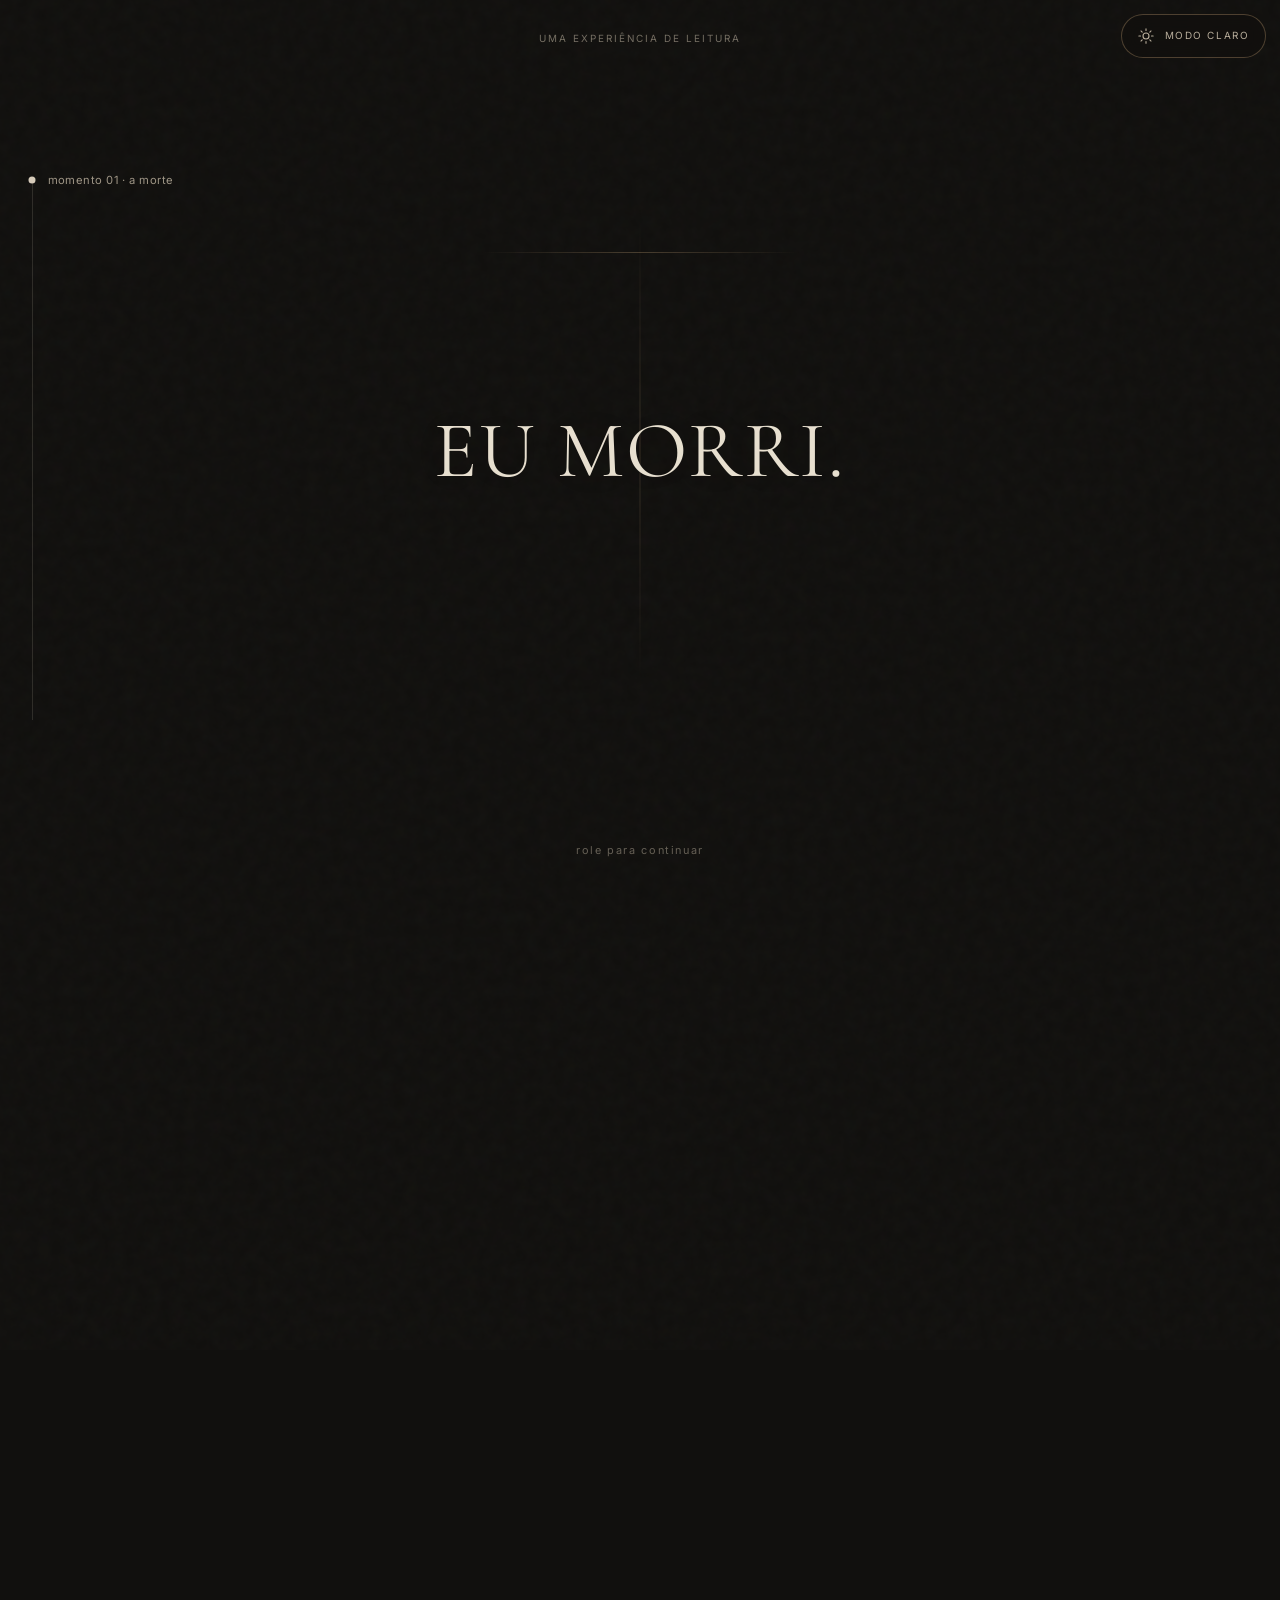
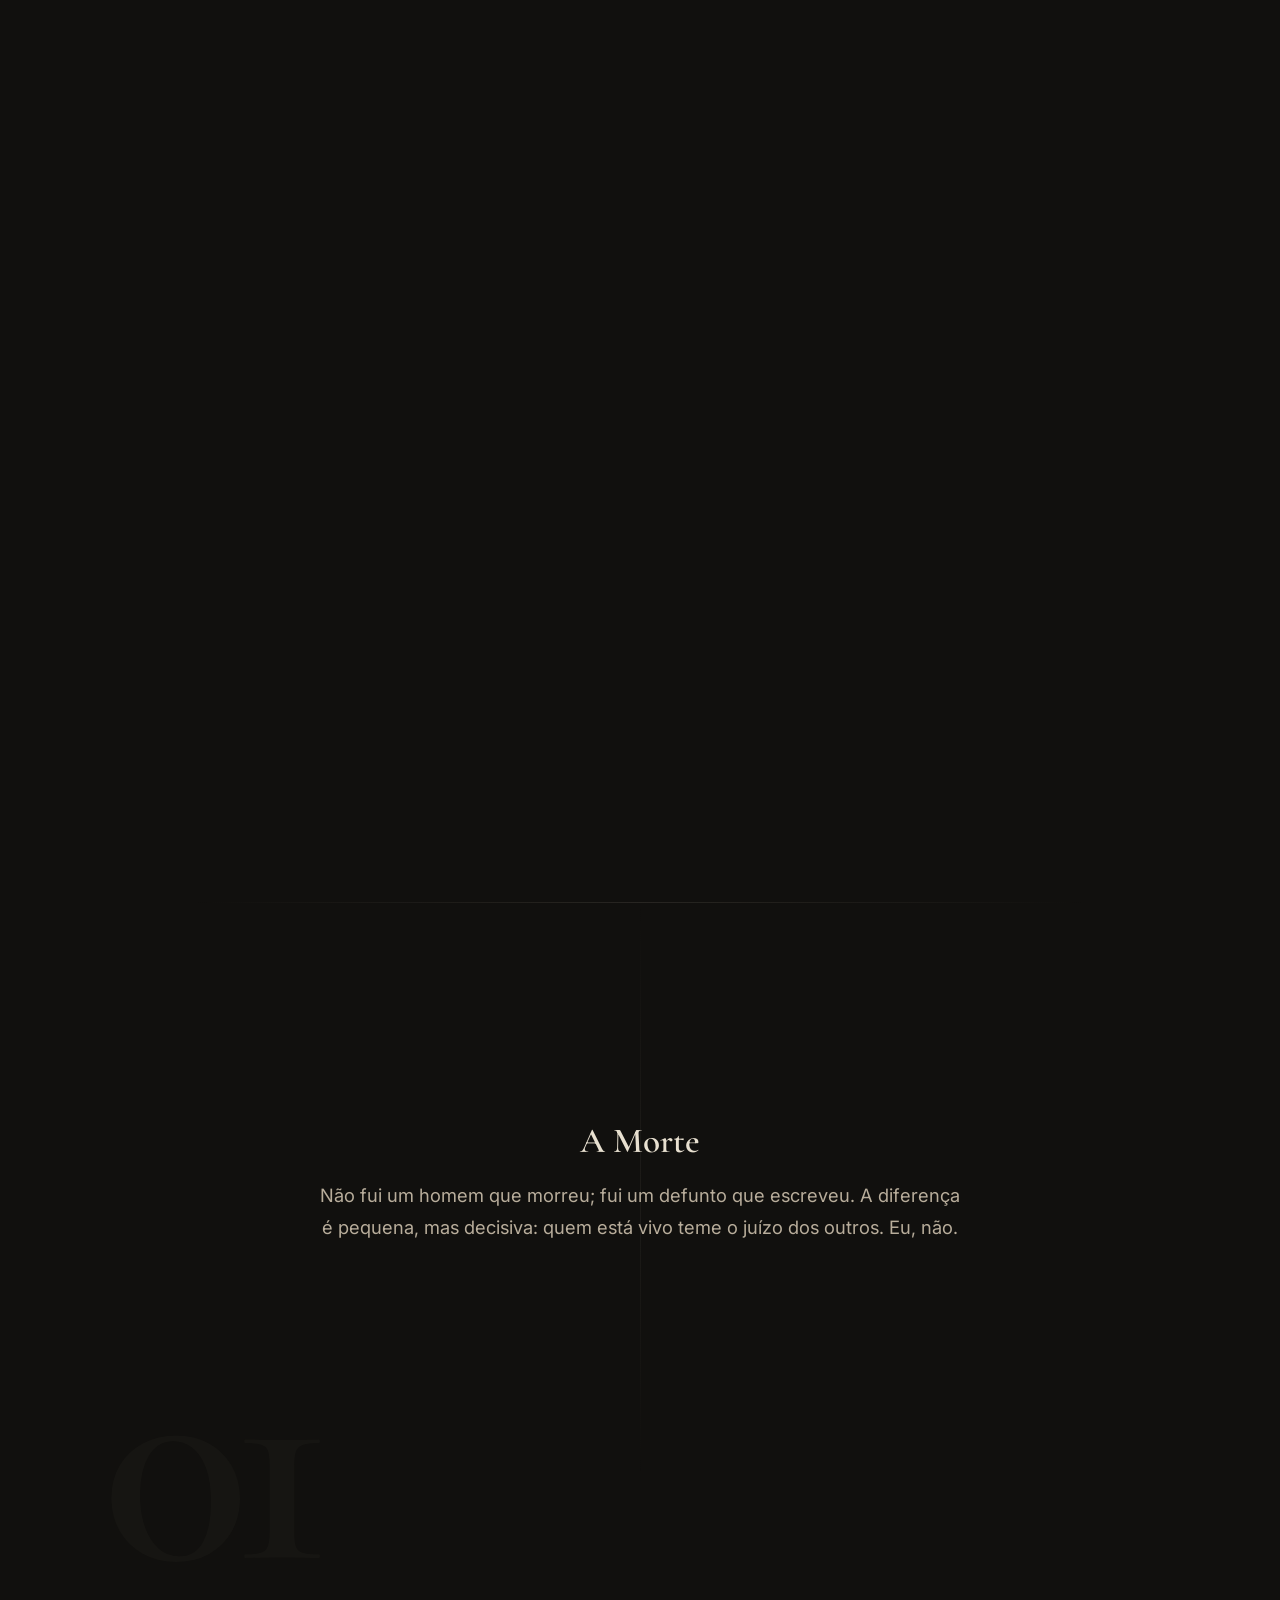
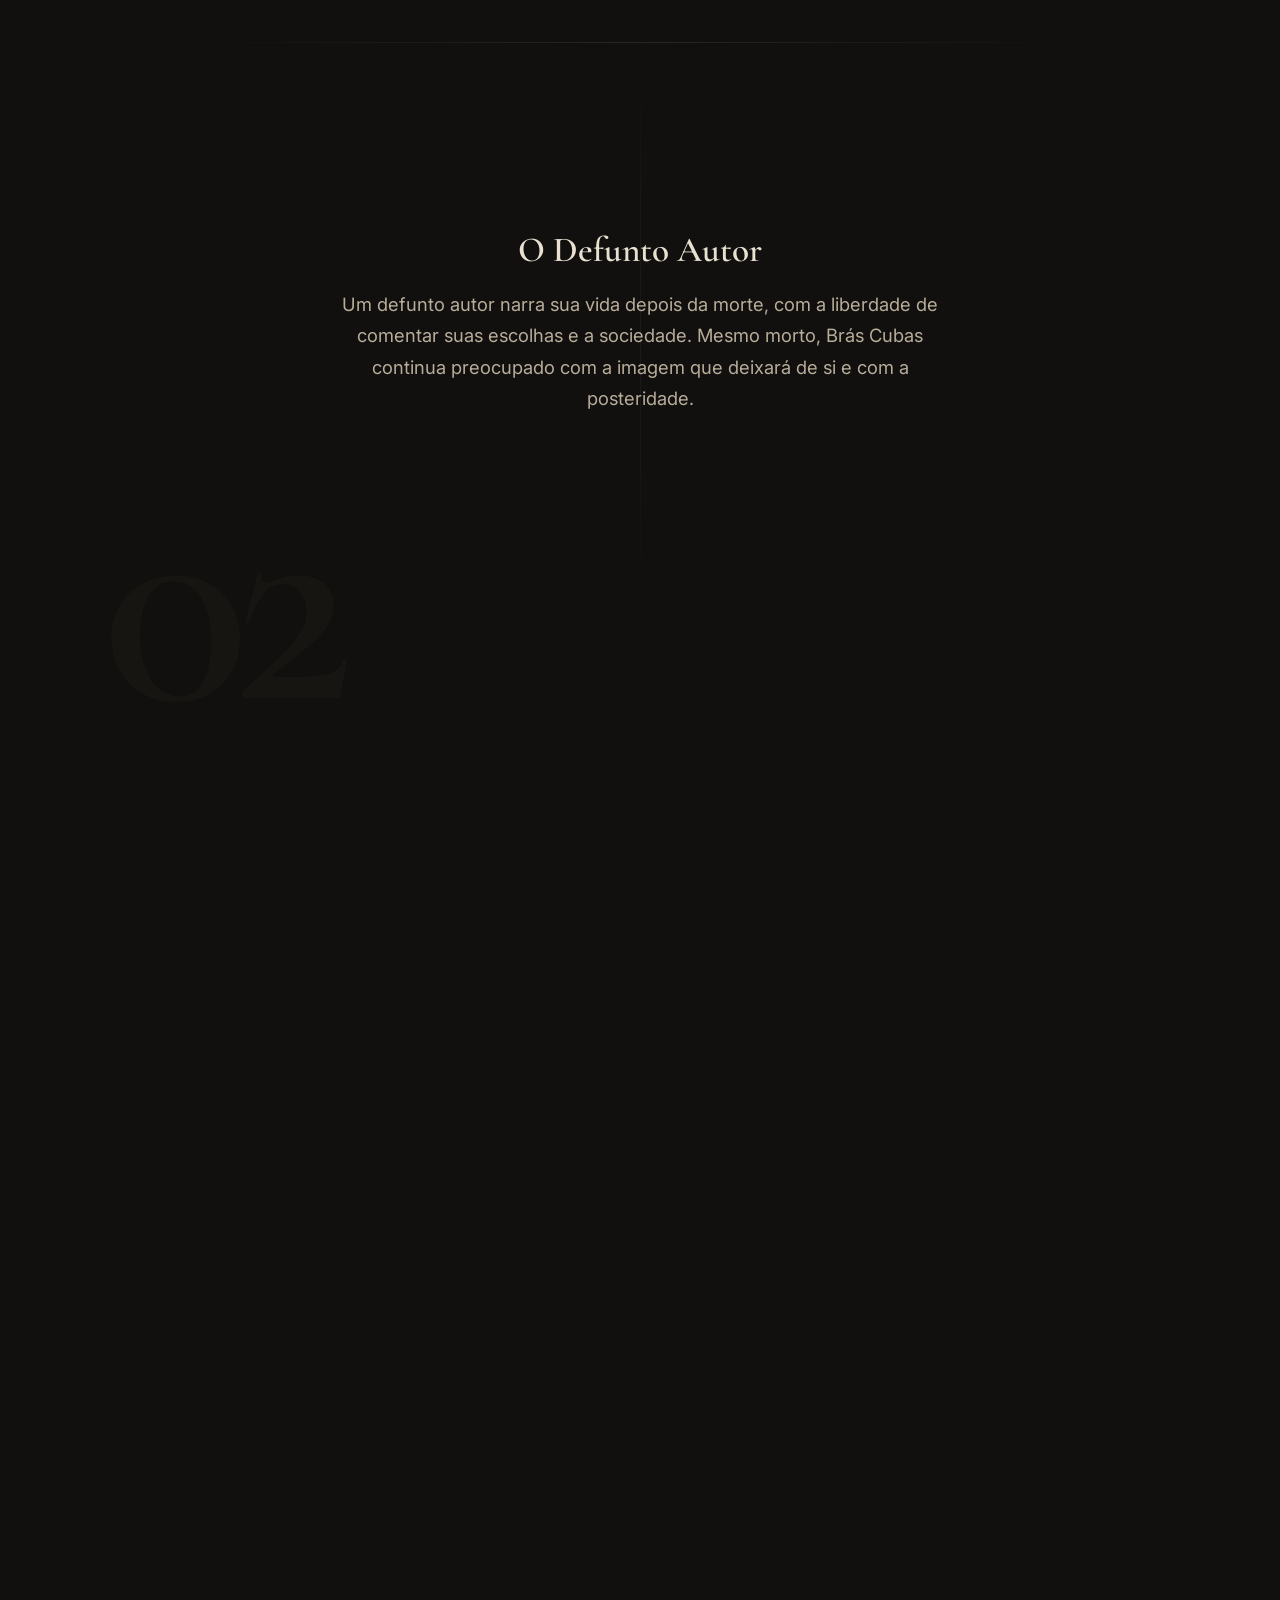
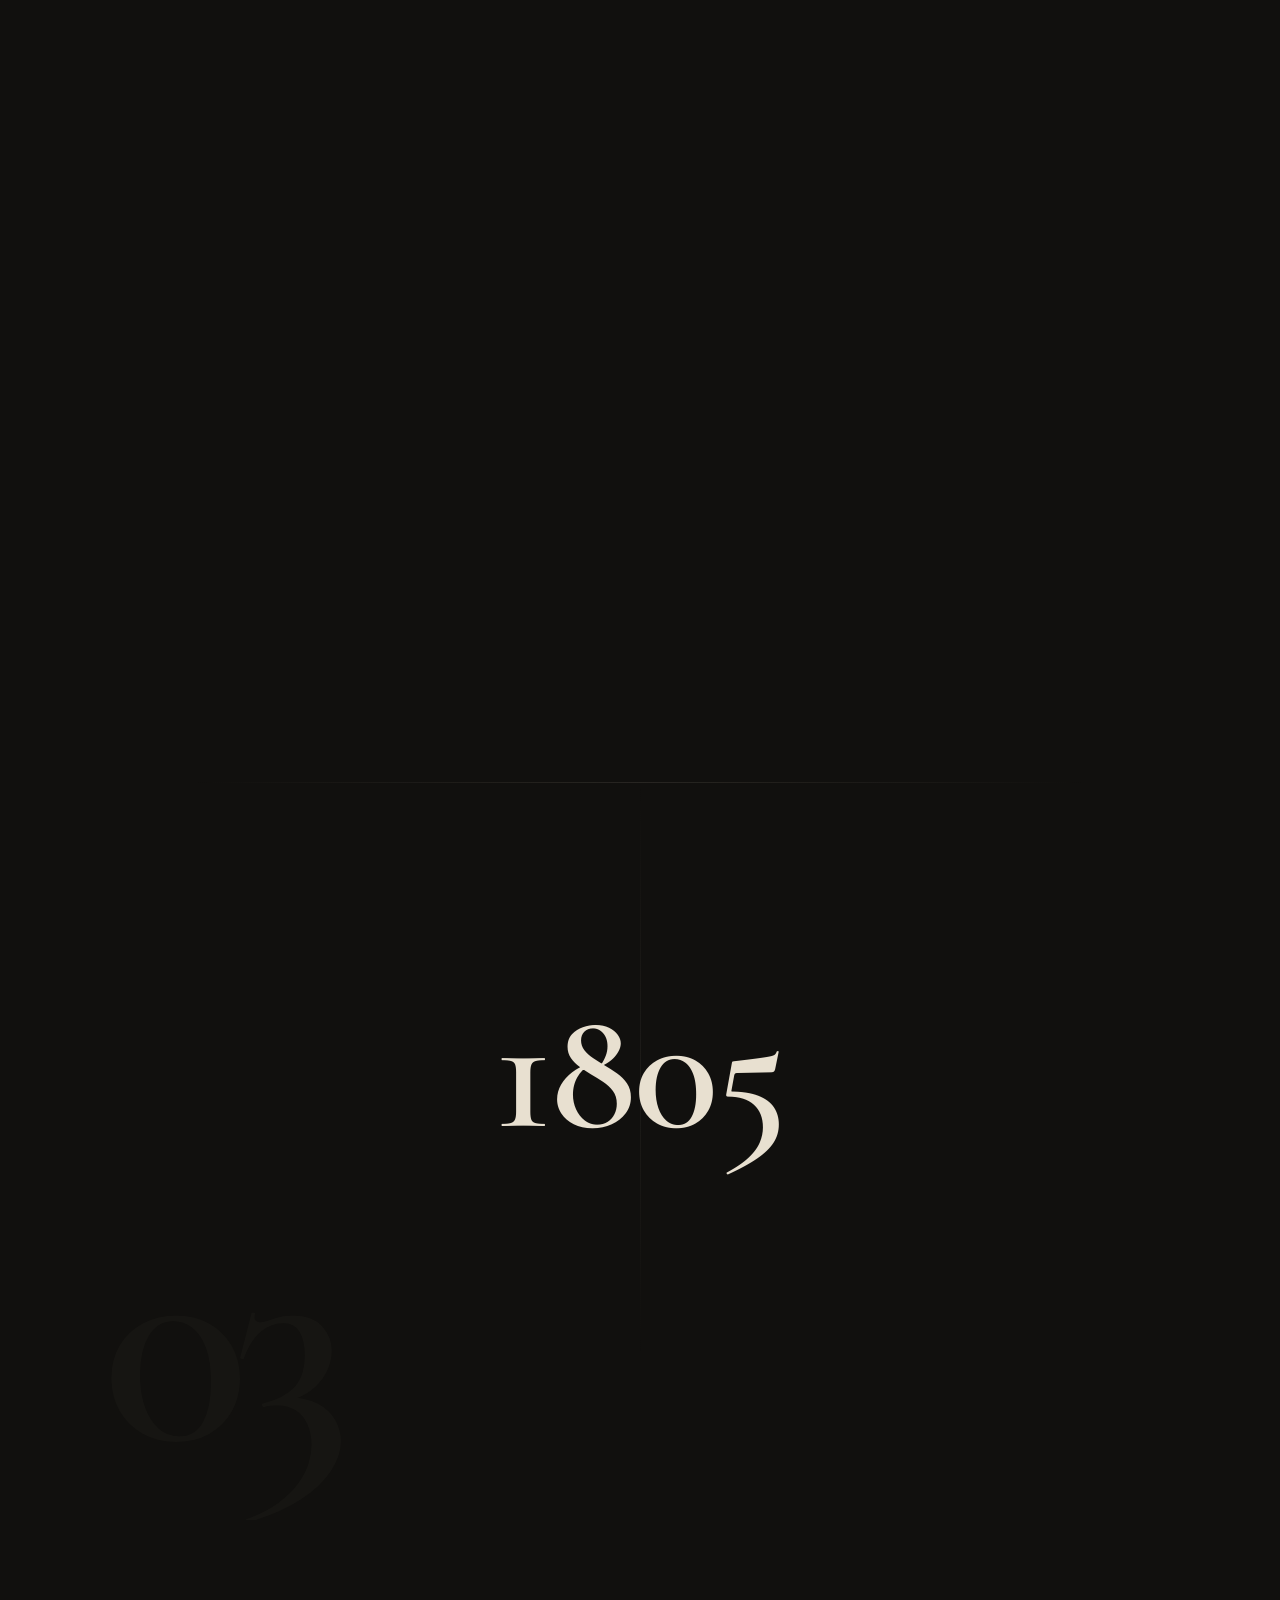
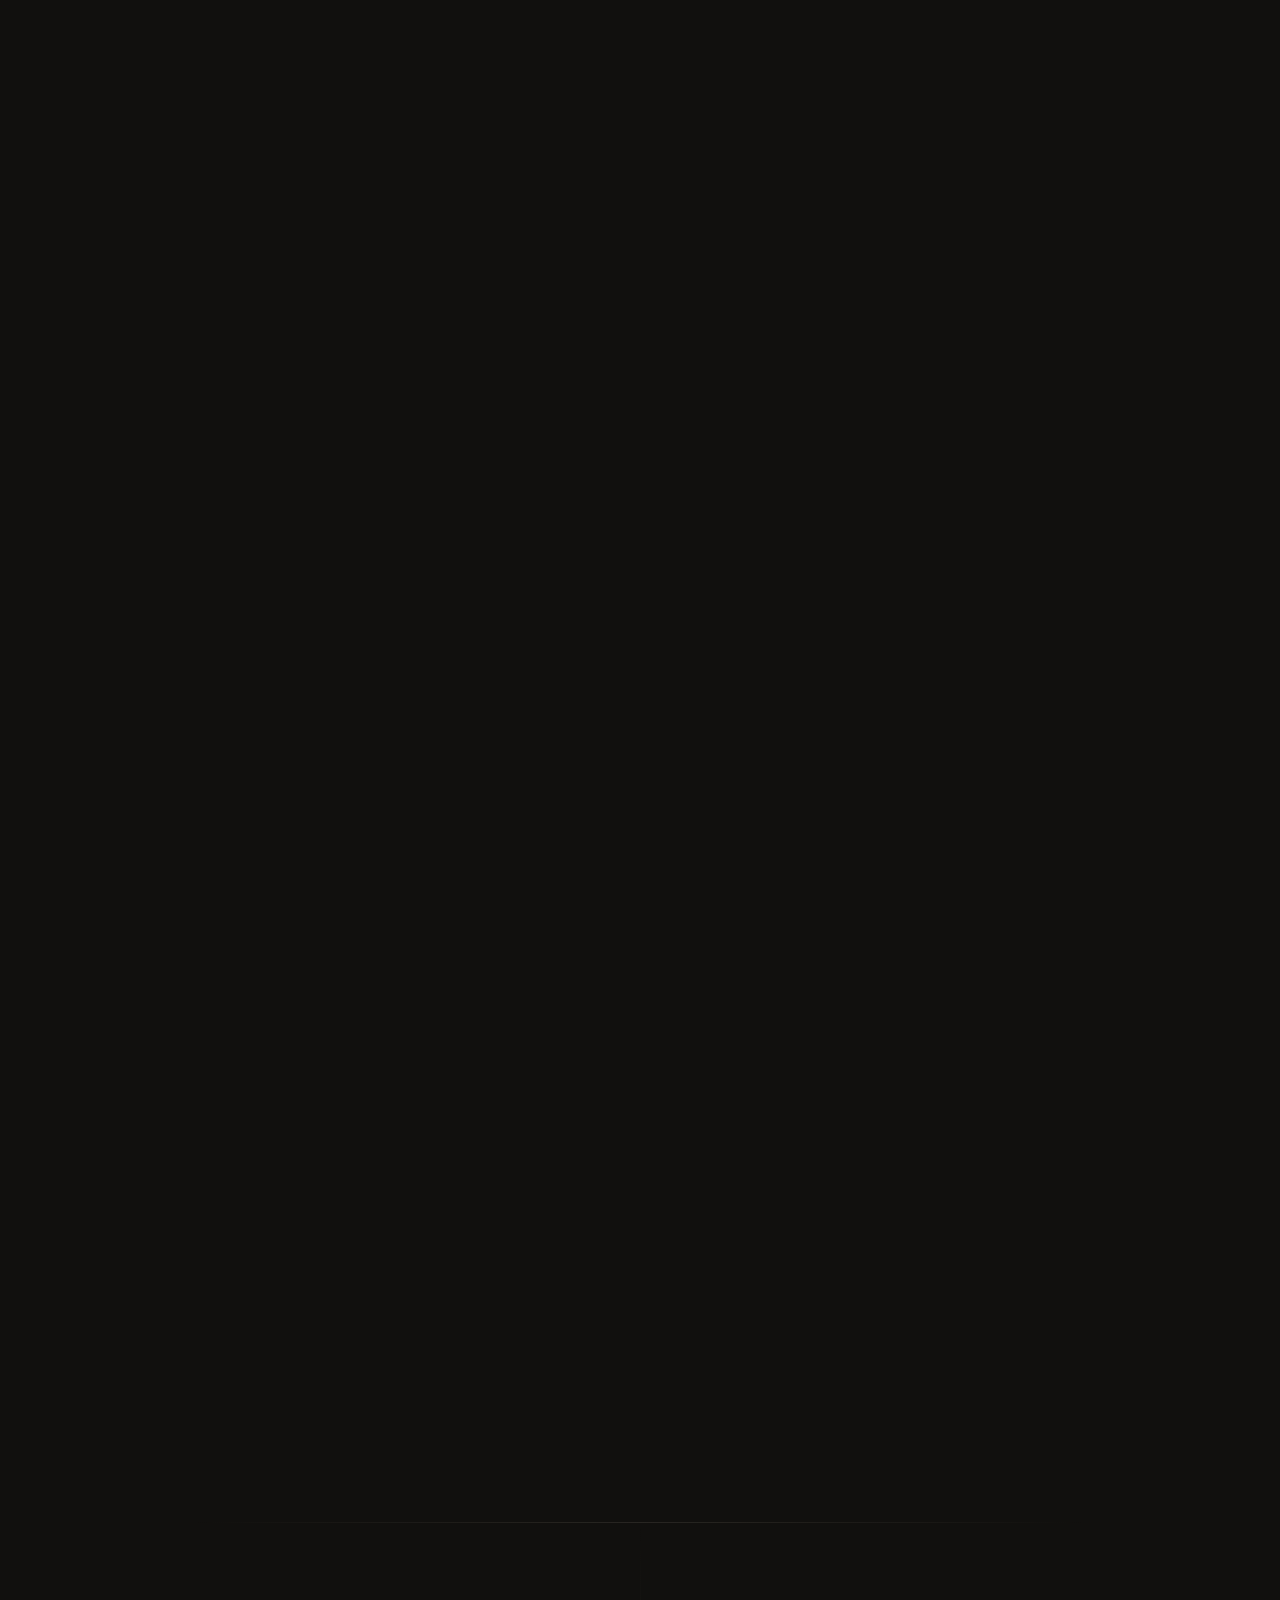
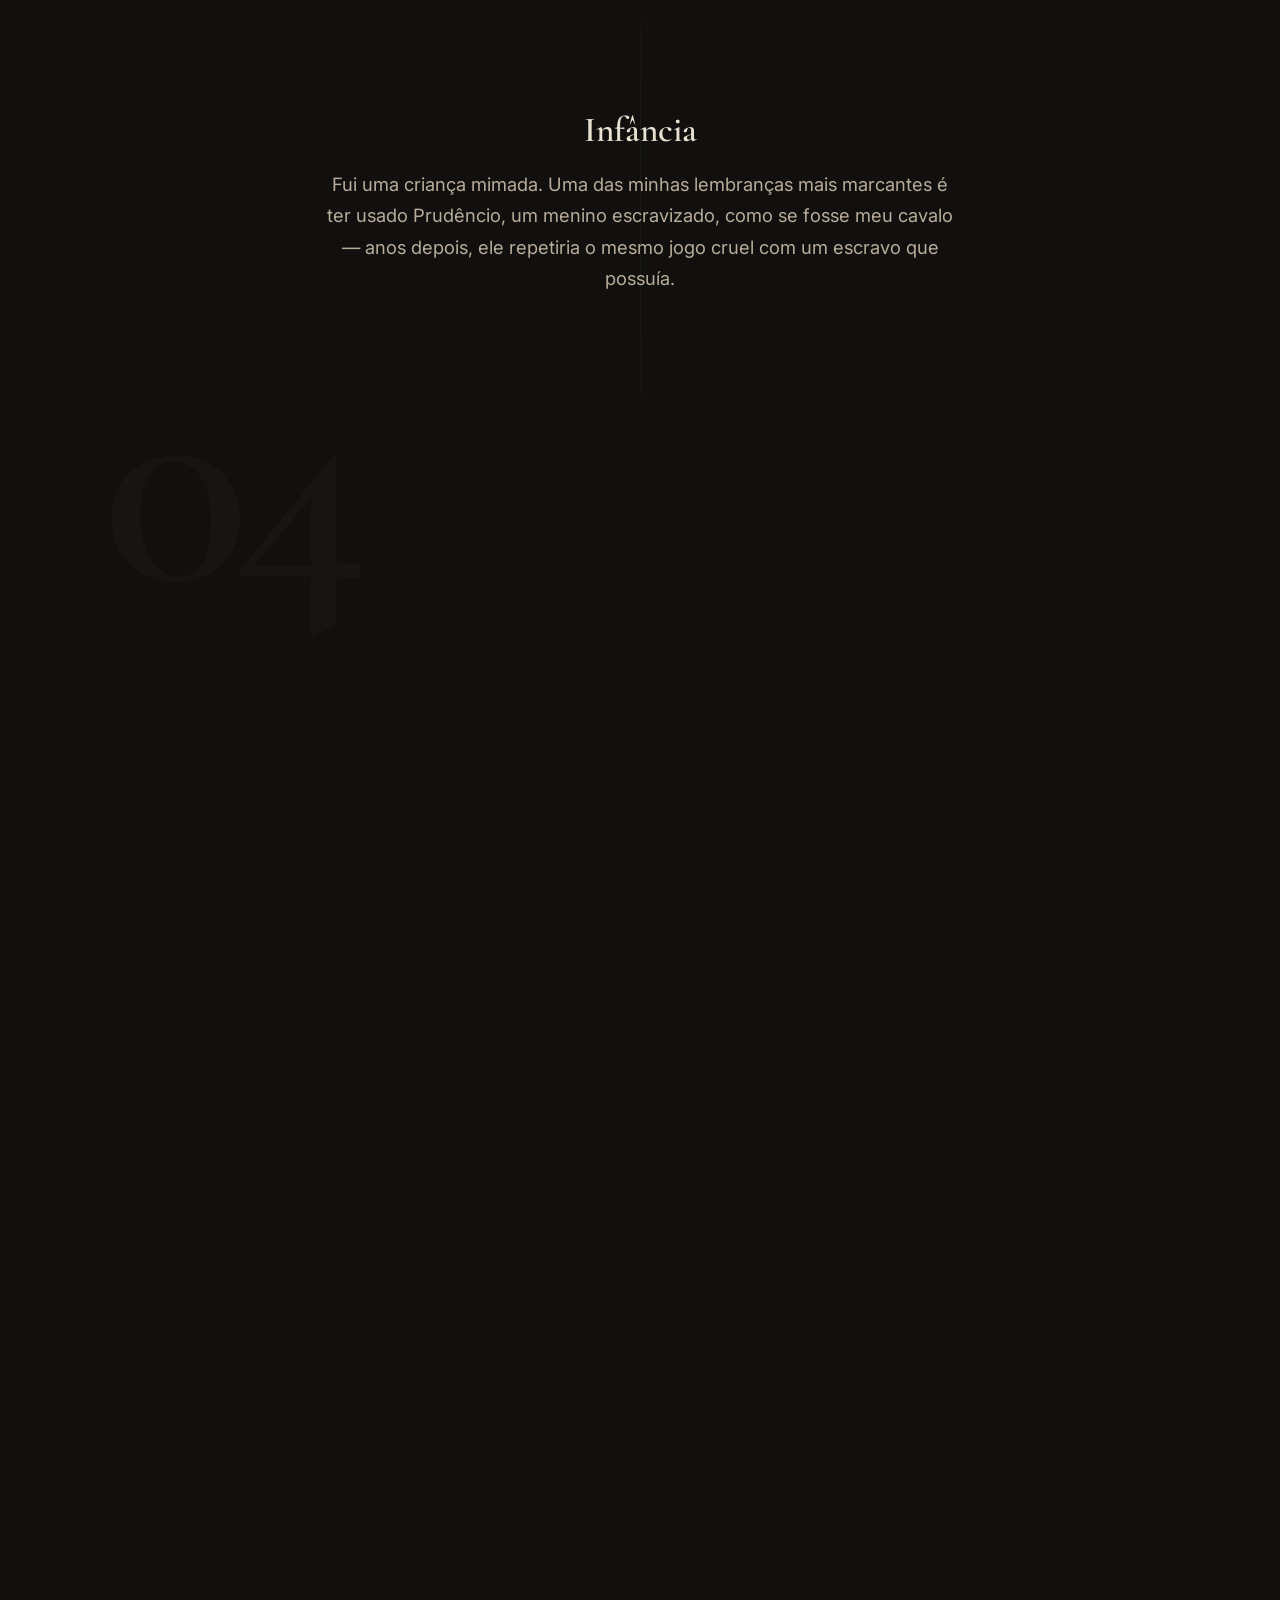
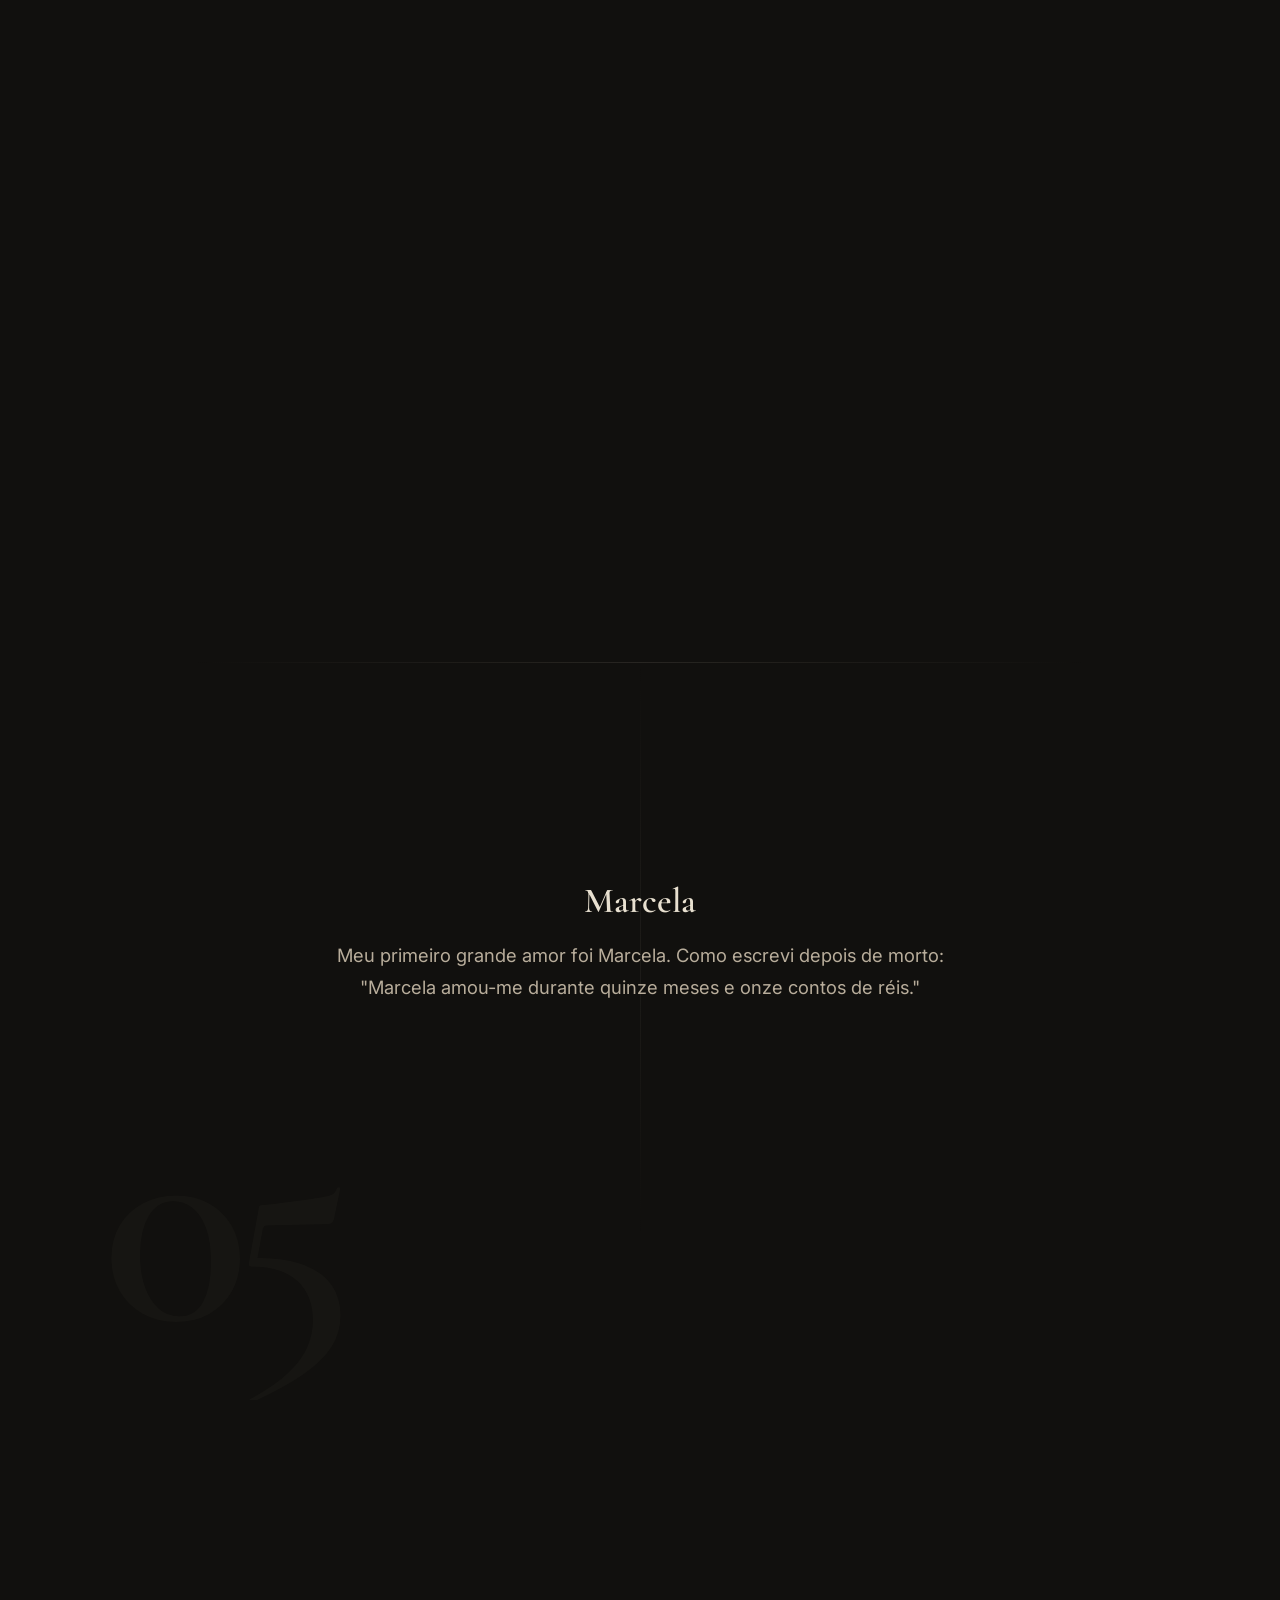
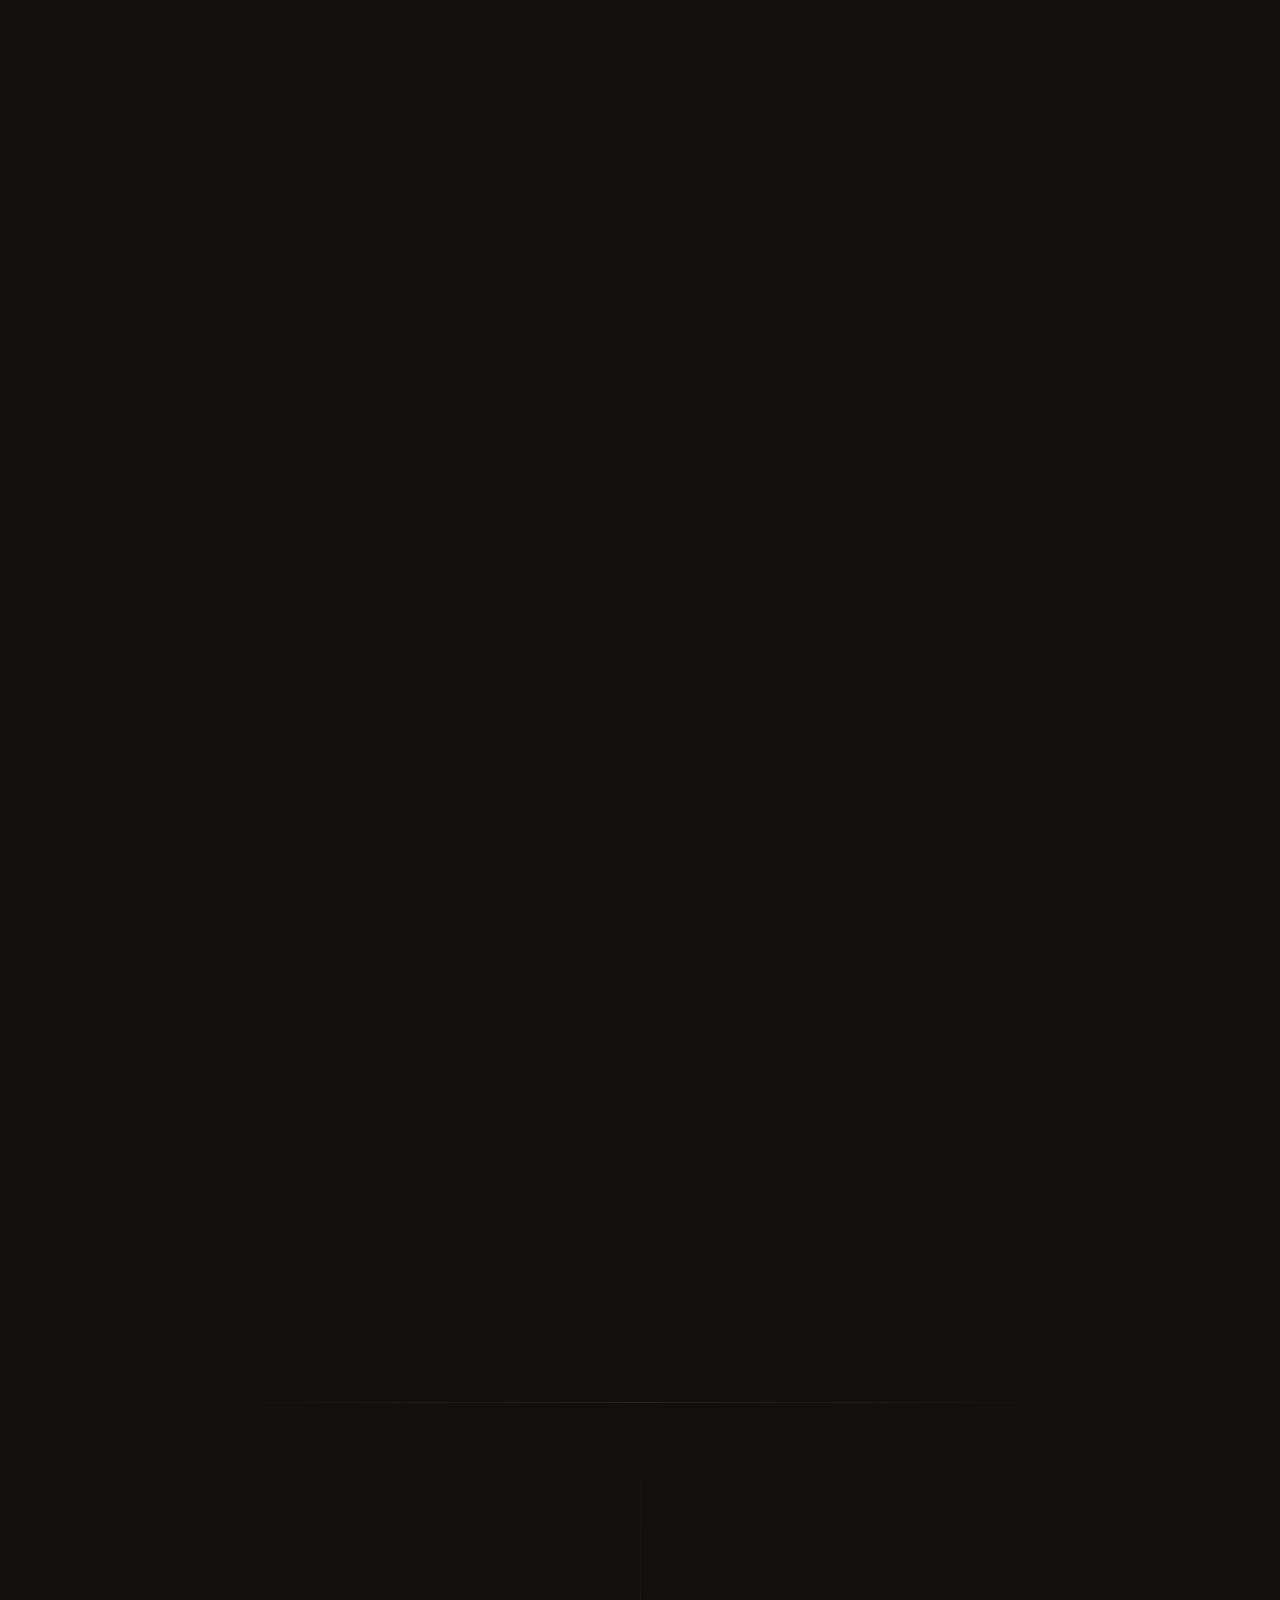
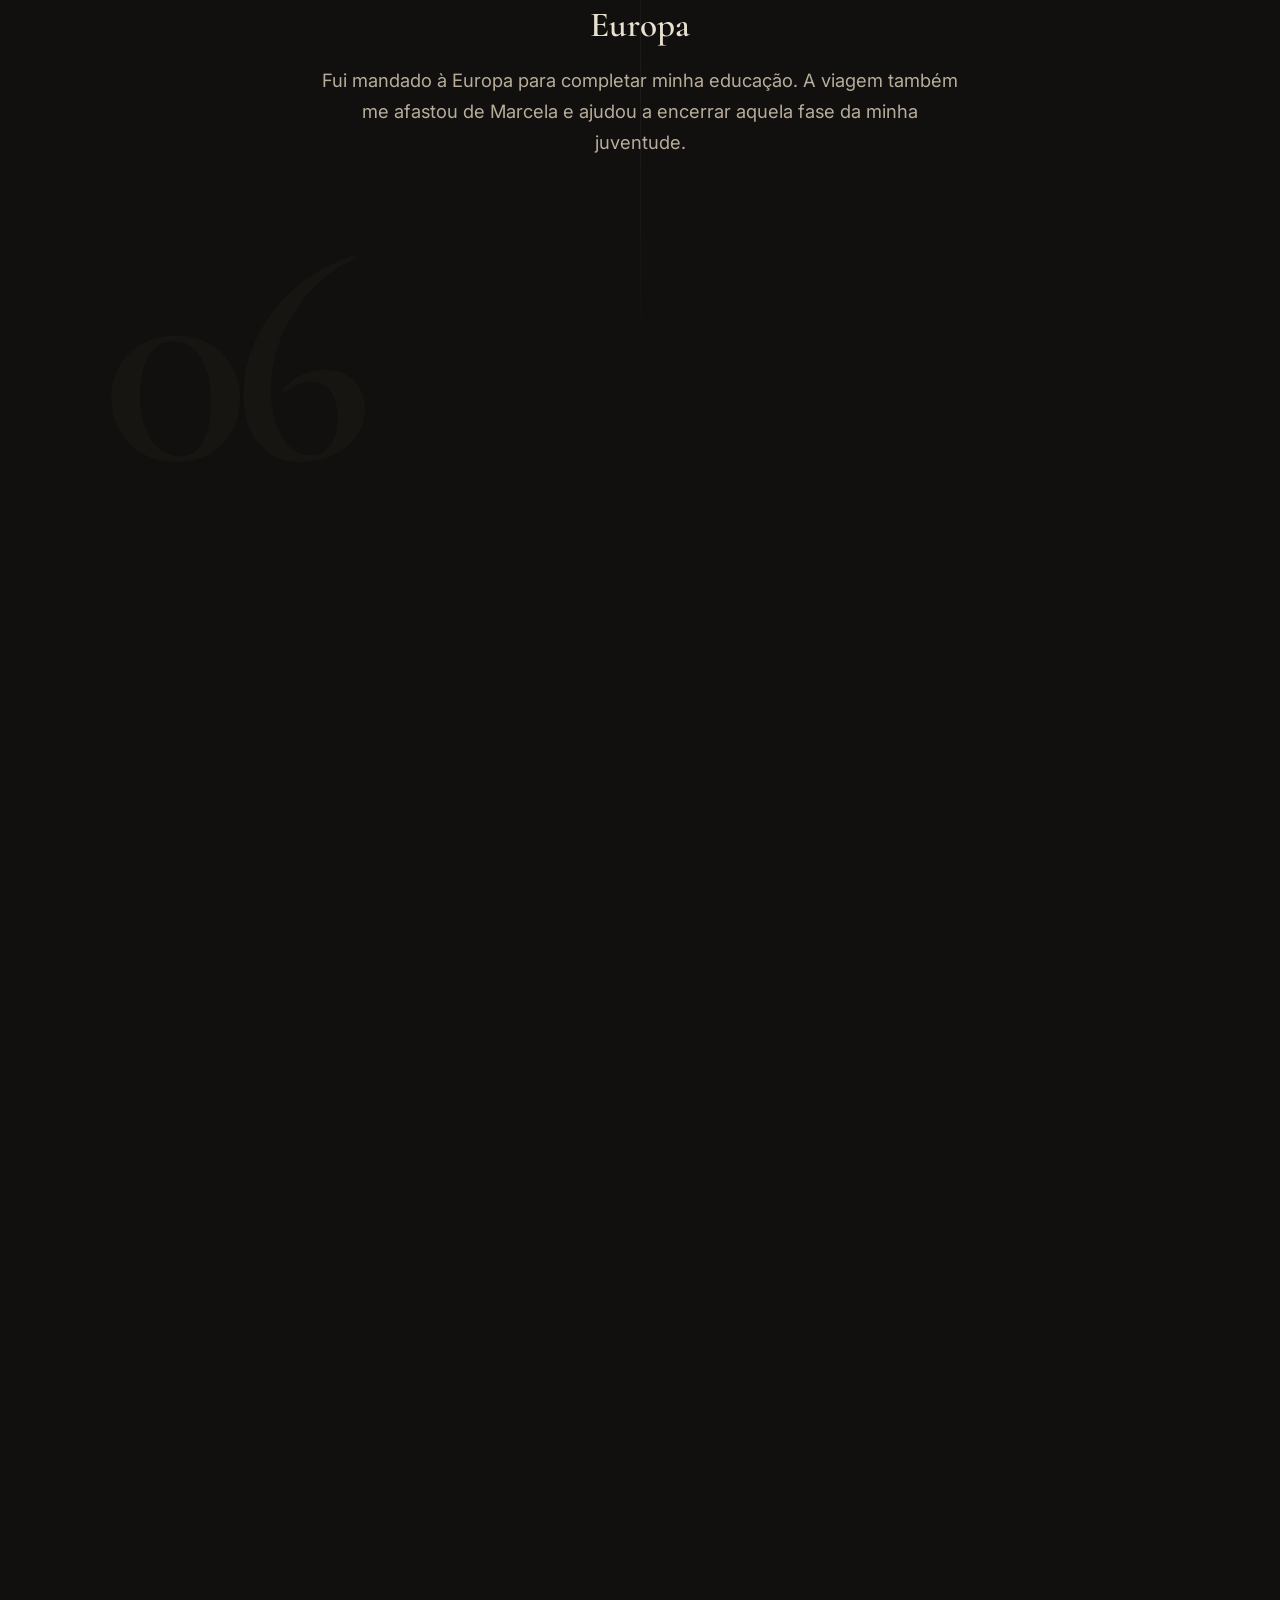
<file: index.html>
<!doctype html>
<html lang="pt-BR">
<head>
<meta charset="UTF-8">
<meta name="viewport" content="width=device-width, initial-scale=1, viewport-fit=cover">
<title>Memórias Póstumas de Brás Cubas — uma experiência</title>
<meta name="theme-color" content="#11100E">
<meta name="description" content="Uma experiência narrativa em scroll sobre Memórias Póstumas de Brás Cubas, de Machado de Assis.">
<script src="js/theme.js"></script>
<link rel="preconnect" href="https://fonts.googleapis.com">
<link rel="preconnect" href="https://fonts.gstatic.com" crossorigin>
<link href="https://fonts.googleapis.com/css2?family=Cormorant+Garamond:ital,wght@0,400;0,600;1,400&family=Inter:wght@400;500&display=swap" rel="stylesheet">
<link rel="stylesheet" href="css/style.css">
</head>
<body>
<div class="grain" aria-hidden="true"></div>
<div class="chapter-wash" aria-hidden="true"></div>

<!-- ALTERNAR TEMA (escuro / claro) -->
<button class="theme-toggle theme-toggle--fixed" type="button" data-theme-toggle aria-label="Ativar modo claro" aria-pressed="false">
  <svg class="theme-toggle__icon theme-toggle__icon--sun" viewBox="0 0 24 24" width="18" height="18" fill="none" stroke="currentColor" stroke-width="1.5" stroke-linecap="round" aria-hidden="true"><circle cx="12" cy="12" r="4"/><path d="M12 2.5v2.2M12 19.3v2.2M2.5 12h2.2M19.3 12h2.2M5.3 5.3l1.6 1.6M17.1 17.1l1.6 1.6M18.7 5.3l-1.6 1.6M6.9 17.1l-1.6 1.6"/></svg>
  <svg class="theme-toggle__icon theme-toggle__icon--moon" viewBox="0 0 24 24" width="18" height="18" fill="none" stroke="currentColor" stroke-width="1.5" stroke-linecap="round" stroke-linejoin="round" aria-hidden="true"><path d="M20.5 14.2A8.5 8.5 0 0 1 9.8 3.5a8.5 8.5 0 1 0 10.7 10.7z"/></svg>
  <span class="theme-toggle__text theme-toggle__text--to-light">modo claro</span>
  <span class="theme-toggle__text theme-toggle__text--to-dark">modo escuro</span>
</button>

<nav class="visually-hidden" aria-label="Aviso">
  Esta página não possui menu de navegação. Percorra o conteúdo rolando a tela.
</nav>

<!-- TIMELINE -->
<aside class="timeline" aria-hidden="true">
  <div class="timeline__track">
    <div class="timeline__fill" id="timelineFill"></div>
    <div class="timeline__marker" id="timelineMarker"></div>
    <div class="timeline__label" id="timelineLabel">morte</div>
  </div>
</aside>

<main>

  <!-- ABERTURA -->
  <section class="chapter opening" id="opening" aria-label="Abertura">
    <div class="chapter__stage">
      <span class="opening__kicker">uma experiência de leitura</span>
      <div class="opening__rule" aria-hidden="true"></div>
      <div class="layer layer--death" data-step="0">
        <h1>EU MORRI.</h1>
      </div>
      <div class="layer" data-step="1">
        <p>Agora que estou morto,<br>posso finalmente contar<br>a minha história.</p>
      </div>
      <div class="layer layer--title" data-step="2">
        <h1>Memórias Póstumas<span>de Brás Cubas</span></h1>
      </div>
      <p class="scroll-hint">role para continuar</p>
    </div>
  </section>

  <!-- CAPÍTULO 01 — A MORTE -->
  <section class="chapter" id="cap01" data-chapter-label="momento 01 · a morte" aria-labelledby="cap01-title">
    <div class="chapter__stage">
      <span class="chapter__num">Momento 01</span>
      <span class="chapter__ghost">01</span>

      <div class="layer" data-step="0">
        <h2 id="cap01-title" class="chapter__title">A Morte</h2>
        <p class="chapter__body">
          Não fui um homem que morreu; fui um defunto que escreveu.
          A diferença é pequena, mas decisiva: quem está vivo teme o juízo dos outros.
          Eu, não.
        </p>
      </div>

      <div class="layer" data-step="1">
        <span class="chapter__eyebrow">interpretação</span>
        <p class="chapter__body">
          Machado de Assis abre o romance com o narrador já morto — uma ruptura
          radical para a literatura brasileira de 1881. A morte deixa de ser fim
          e passa a ser ponto de partida.
        </p>
      </div>
    </div>
  </section>

  <!-- CAPÍTULO 02 — O DEFUNTO AUTOR -->
  <section class="chapter" id="cap02" data-chapter-label="momento 02 · o defunto autor" aria-labelledby="cap02-title">
    <div class="chapter__stage">
      <span class="chapter__num">Momento 02</span>
      <span class="chapter__ghost">02</span>

      <div class="layer" data-step="0">
        <h2 id="cap02-title" class="chapter__title">O Defunto Autor</h2>
        <p class="chapter__body">
          Um defunto autor narra sua vida depois da morte, com a liberdade de comentar
          suas escolhas e a sociedade. Mesmo morto, Brás Cubas continua preocupado
          com a imagem que deixará de si e com a posteridade.
        </p>
      </div>

      <div class="layer" data-step="1">
        <span class="chapter__eyebrow">interpretação</span>
        <p class="chapter__body">
          Essa é a "narração defunta": um recurso que permite ironia total sobre
          a própria vida, a sociedade e as convenções — sem as amarras de quem
          ainda precisa manter as aparências.
        </p>
      </div>
    </div>
  </section>

  <!-- CAPÍTULO 03 — NASCIMENTO -->
  <section class="chapter" id="cap03" data-chapter-label="momento 03 · nascimento" aria-labelledby="cap03-title">
    <div class="chapter__stage">
      <span class="chapter__num">Momento 03</span>
      <span class="chapter__ghost">03</span>
      <div class="layer layer--year" data-step="0">
        <div class="year">1805</div>
      </div>
      <div class="layer" data-step="1">
        <h2 id="cap03-title" class="chapter__title">Nascimento</h2>
        <p class="chapter__body">
          Nasci no Rio de Janeiro, em 20 de outubro de 1805, filho de Bento Cubas.
          Minha família buscava distinção social e valorizava a aparência de nobreza.
        </p>
        <span class="chapter__eyebrow chapter__eyebrow--spaced">20 de outubro de 1805 — data informada pelo próprio narrador</span>
      </div>
    </div>
  </section>

  <!-- CAPÍTULO 04 — INFÂNCIA -->
  <section class="chapter" id="cap04" data-chapter-label="momento 04 · infância" aria-labelledby="cap04-title">
    <div class="chapter__stage">
      <span class="chapter__num">Momento 04</span>
      <span class="chapter__ghost">04</span>
      <div class="layer" data-step="0">
        <h2 id="cap04-title" class="chapter__title">Infância</h2>
        <p class="chapter__body">
          Fui uma criança mimada. Uma das minhas lembranças mais marcantes é ter
          usado Prudêncio, um menino escravizado, como se fosse meu cavalo — anos
          depois, ele repetiria o mesmo jogo cruel com um escravo que possuía.
        </p>
      </div>
      <div class="layer" data-step="1">
        <span class="chapter__eyebrow">interpretação</span>
        <p class="chapter__body">
          A cena de Prudêncio é uma das críticas mais duras do romance à
          escravidão: mostra como a violência de um sistema se reproduz, passada
          de opressor a oprimido.
        </p>
      </div>
    </div>
  </section>

  <!-- CAPÍTULO 05 — MARCELA -->
  <section class="chapter" id="cap05" data-chapter-label="momento 05 · marcela" aria-labelledby="cap05-title">
    <div class="chapter__stage">
      <span class="chapter__num">Momento 05</span>
      <span class="chapter__ghost">05</span>
      <div class="layer" data-step="0">
        <h2 id="cap05-title" class="chapter__title">Marcela</h2>
        <p class="chapter__body">
          Meu primeiro grande amor foi Marcela. Como escrevi depois de morto:
          "Marcela amou-me durante quinze meses e onze contos de réis."
        </p>
      </div>
      <div class="layer layer--ledger" data-step="1">
        <div class="ledger" aria-label="Marcela em números">
          <div><strong>15</strong><span>meses</span></div>
          <i aria-hidden="true"></i>
          <div><strong>11</strong><span>contos de réis</span></div>
        </div>
        <span class="chapter__eyebrow">interpretação</span>
        <p class="chapter__body">
          A frase resume o tom do livro inteiro: o amor descrito em termos
          contábeis, como se fosse um balanço financeiro — ironia típica do
          Realismo machadiano.
        </p>
      </div>
    </div>
  </section>

  <!-- CAPÍTULO 06 — EUROPA -->
  <section class="chapter" id="cap06" data-chapter-label="momento 06 · europa" aria-labelledby="cap06-title">
    <div class="chapter__stage">
      <span class="chapter__num">Momento 06</span>
      <span class="chapter__ghost">06</span>
      <div class="layer" data-step="0">
        <h2 id="cap06-title" class="chapter__title">Europa</h2>
        <p class="chapter__body">
          Fui mandado à Europa para completar minha educação. A viagem também me
          afastou de Marcela e ajudou a encerrar aquela fase da minha juventude.
        </p>
      </div>
      <div class="layer" data-step="1">
        <span class="chapter__eyebrow">interpretação</span>
        <p class="chapter__body">
          A formação europeia pode ser lida como parte da educação e da construção
          do prestígio das elites do século XIX, aproximando Brás Cubas de valores
          sociais ligados à distinção e ao status.
        </p>
      </div>
    </div>
  </section>

  <!-- CAPÍTULO 07 — VIRGÍLIA -->
  <section class="chapter" id="cap07" data-chapter-label="momento 07 · virgília" aria-labelledby="cap07-title">
    <div class="chapter__stage">
      <span class="chapter__num">Momento 07</span>
      <span class="chapter__ghost">07</span>
      <div class="layer" data-step="0">
        <h2 id="cap07-title" class="chapter__title">Virgília</h2>
        <p class="chapter__body">
          De volta ao Brasil, apaixonei-me por Virgília. Ela preferiu casar com
          Lobo Neves, homem de futuro político promissor. Anos depois, já casada
          com ele, Virgília e eu vivemos um relacionamento secreto.
        </p>
      </div>
      <div class="layer" data-step="1">
        <span class="chapter__eyebrow">interpretação</span>
        <p class="chapter__body">
          Virgília também participa do jogo social das aparências. O relacionamento
          secreto pode ser interpretado como parte das contradições, desejos e
          interesses que movem os personagens.
        </p>
      </div>
    </div>
  </section>

  <!-- CAPÍTULO 08 — QUINCAS BORBA -->
  <section class="chapter" id="cap08" data-chapter-label="momento 08 · quincas borba" aria-labelledby="cap08-title">
    <div class="chapter__stage chapter__stage--humanitismo">
      <span class="chapter__num">Momento 08</span>
      <span class="chapter__ghost">08</span>
      <div class="layer" data-step="0">
        <div class="humanitas-mark" aria-hidden="true">H</div>
        <h2 id="cap08-title" class="chapter__title">Quincas Borba</h2>
        <p class="chapter__body">
          Meu amigo Quincas Borba criou uma filosofia própria: o Humanitismo.
          Segundo ele, tudo o que existe serve a "Humanitas", o princípio
          universal — inclusive a fome, a guerra e a desgraça alheia.
        </p>
      </div>
      <div class="layer" data-step="1">
        <span class="chapter__eyebrow">interpretação</span>
        <p class="chapter__body">
          O Humanitismo é a grande sátira filosófica do livro: uma paródia das
          teorias que justificam qualquer sofrimento como "natural" ou
          "necessário".
        </p>
      </div>
    </div>
  </section>

  <!-- CAPÍTULO 09 — O EMPLASTO -->
  <section class="chapter" id="cap09" data-chapter-label="momento 09 · o emplasto" aria-labelledby="cap09-title">
    <div class="chapter__stage chapter__stage--emplasto">
      <span class="chapter__num">Momento 09</span>
      <span class="chapter__ghost">09</span>
      <div class="layer" data-step="0">
        <div class="emplasto-label" aria-hidden="true"><span>EMPLASTO</span><small>BRÁS CUBAS</small></div>
        <h2 id="cap09-title" class="chapter__title">O Emplasto</h2>
        <p class="chapter__body">
          Antes de morrer, eu tinha um projeto: o Emplasto Brás Cubas, um remédio
          contra a melancolia que levaria meu nome à posteridade. Nunca terminei
          de desenvolvê-lo.
        </p>
      </div>
      <div class="layer" data-step="1">
        <span class="chapter__eyebrow">interpretação</span>
        <p class="chapter__body">
          O Emplasto reúne duas motivações de Brás Cubas: a promessa de combater a
          melancolia e o desejo de associar seu nome à posteridade. O projeto
          também evidencia sua vaidade e preocupação com a própria imagem.
        </p>
      </div>
    </div>
  </section>

  <!-- CAPÍTULO 10 — A MORTE (retorno) -->
  <section class="chapter" id="cap10" data-chapter-label="momento 10 · a morte" aria-labelledby="cap10-title">
    <div class="chapter__stage chapter__stage--death">
      <span class="chapter__num">Momento 10</span>
      <span class="chapter__ghost">10</span>
      <div class="layer" data-step="0">
        <h2 id="cap10-title" class="chapter__title">A Morte</h2>
        <p class="chapter__body">
          Morri de pneumonia, aos 64 anos. Não terminei o Emplasto e não alcancei a
          posteridade que tanto busquei em vida.
        </p>
      </div>
      <div class="layer impact" data-step="1">
        <h2>EU MORRI.</h2>
      </div>
    </div>
  </section>

  <!-- CAPÍTULO 11 — O QUE FICOU -->
  <section class="chapter" id="cap11" data-chapter-label="momento 11 · o que ficou" aria-labelledby="cap11-title">
    <div class="chapter__stage">
      <span class="chapter__num">Momento 11</span>
      <span class="chapter__ghost">11</span>
      <div class="layer" data-step="0">
        <h2 id="cap11-title" class="chapter__title">O Que Ficou</h2>
        <p class="chapter__body">
          Mais que a vida de um homem, o livro é um retrato da elite brasileira
          do século XIX — e de tudo o que ela preferia não ver em si mesma.
        </p>
      </div>
      <div class="layer" data-step="1">
        <div class="theme-words">
          <span>Realismo</span><span>Ironia</span><span>Vaidade</span>
          <span>Egoísmo</span><span>Desigualdade social</span>
          <span>Aparência</span><span>Status</span><span>Crítica à elite</span>
          <span>Escravidão</span><span>Memória</span><span>Morte</span><span>Narrador</span>
        </div>
      </div>
    </div>
  </section>

  <!-- CAPÍTULO 12 — ENCERRAMENTO -->
  <section class="chapter" id="cap12" data-chapter-label="momento 12 · encerramento" aria-labelledby="cap12-title">
    <div class="chapter__stage">
      <div class="layer impact" data-step="0">
        <h2 id="cap12-title">DAS NEGATIVAS.</h2>
      </div>
      <div class="layer impact" data-step="1">
        <p class="chapter__body">No capítulo final, Brás Cubas enumera suas negativas: não teve filhos, não fundou um grande legado e encerra a vida destacando, com ironia, aquilo que não conseguiu realizar.</p>
      </div>
    </div>
  </section>

</main>

  <!-- CONVITE PARA O QUIZ -->
  <section class="quiz-cta" aria-labelledby="quiz-cta-title">
    <div class="quiz-cta__inner">
      <span class="chapter__eyebrow">quiz · 10 perguntas</span>
      <div class="quiz-cta__rule" aria-hidden="true"></div>
      <h2 id="quiz-cta-title">Teste seus conhecimentos</h2>
      <p>Depois de conhecer a história de Brás Cubas, que tal descobrir quanto você aprendeu?</p>
      <a class="quiz-btn quiz-btn--primary" href="quiz.html">Fazer o quiz</a>
    </div>
  </section>

  <section class="sources" aria-labelledby="sources-title">
    <div class="sources__inner">
      <span class="chapter__eyebrow">ficha da experiência</span>
      <h2 id="sources-title">Referências</h2>
      <p>Conteúdo baseado na obra <em>Memórias Póstumas de Brás Cubas</em>, de Machado de Assis, publicada em 1881.</p>
      <p class="sources__note">As interpretações apresentadas nesta experiência são uma leitura didática e visual da obra; não substituem a leitura integral do romance.</p>
      <div class="sources__line"></div>
      <p class="sources__credit">Projeto escolar · experiência narrativa em scroll</p>
    </div>
  </section>

<script src="js/script.js" defer></script>

</body>
</html>
</file>
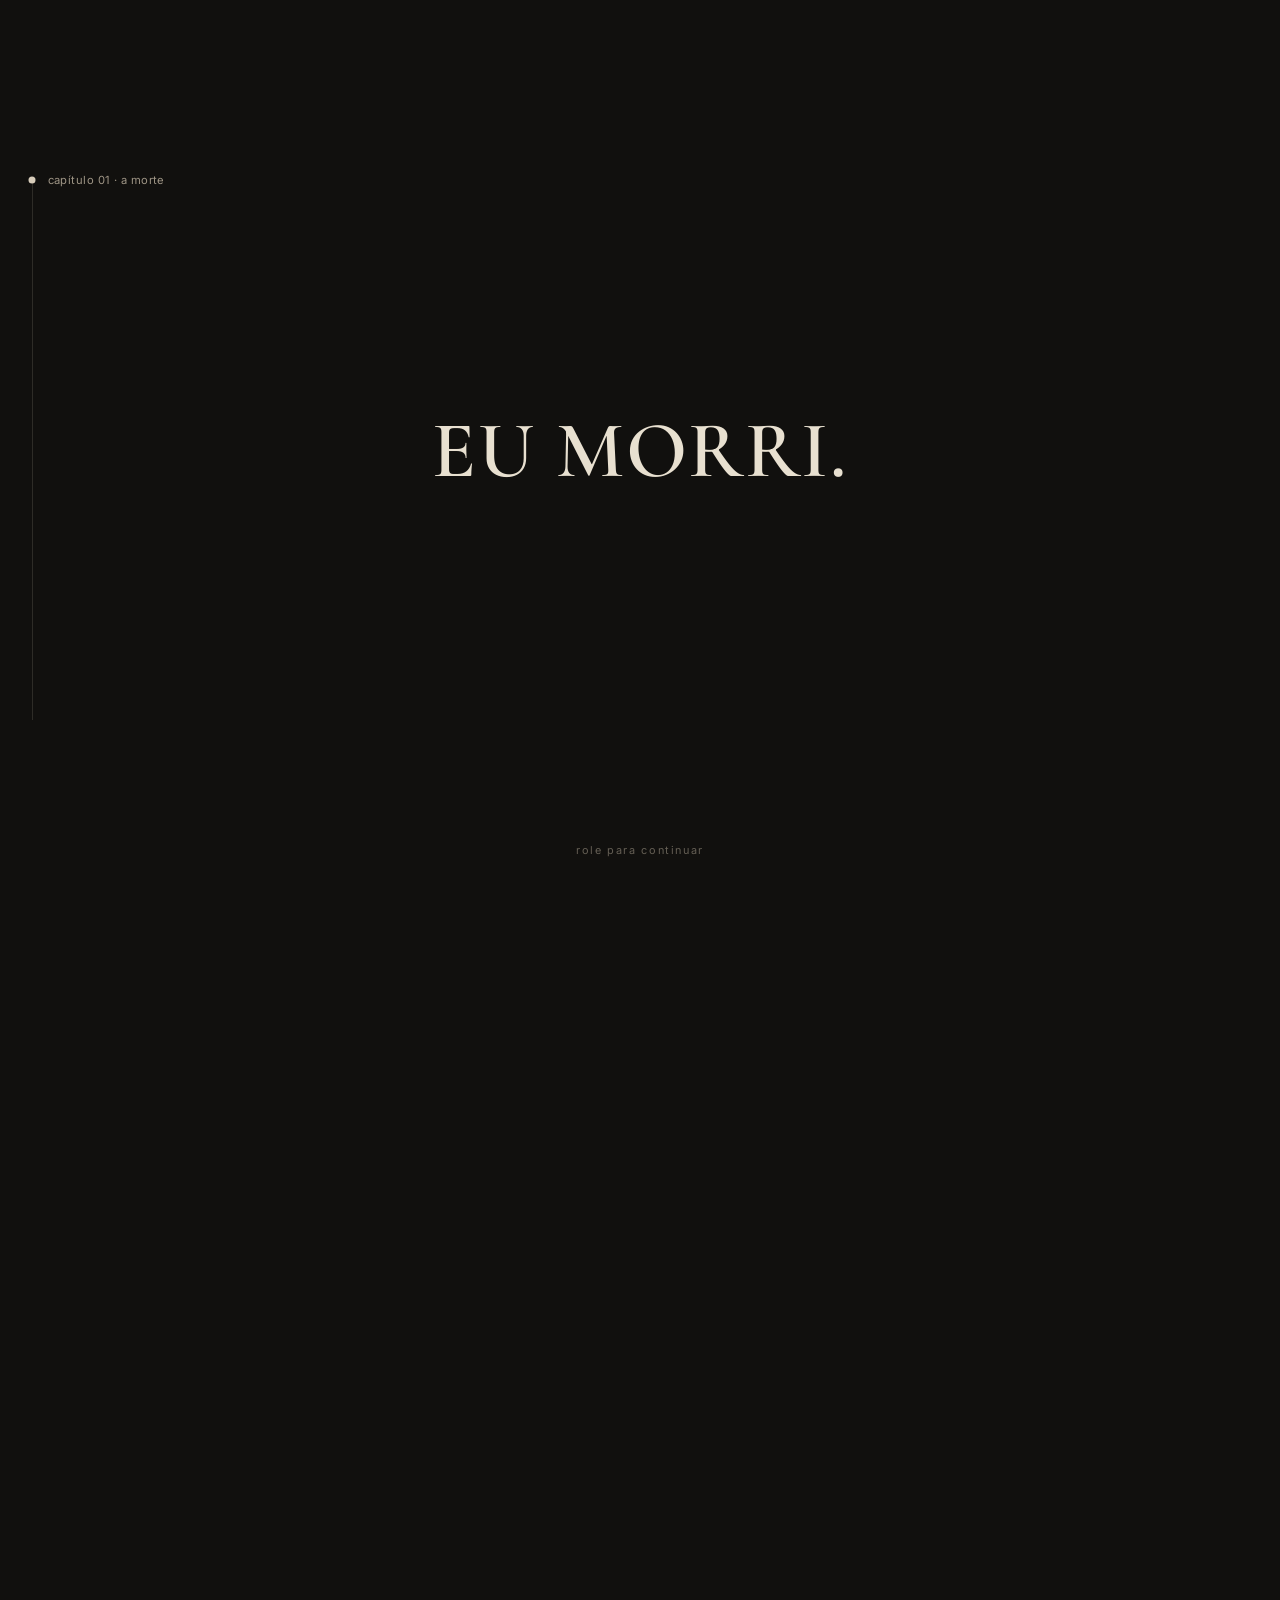
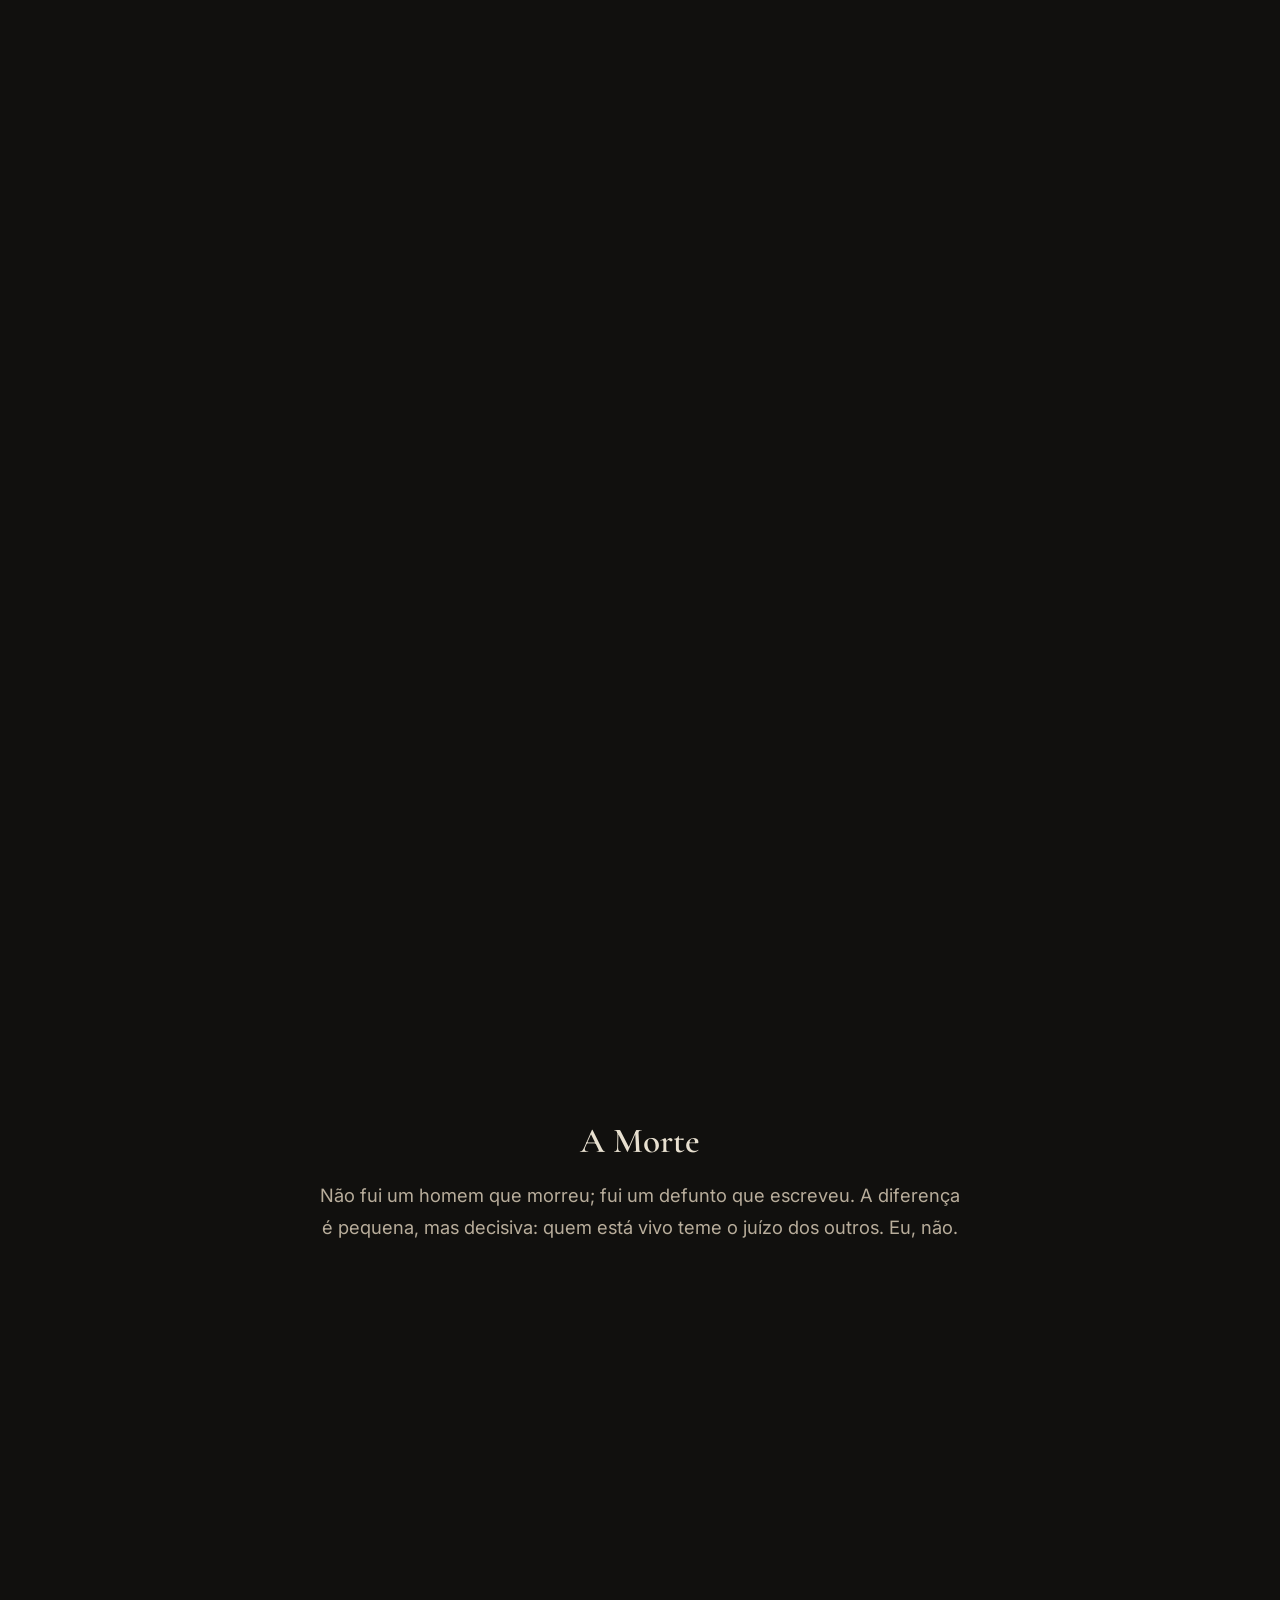
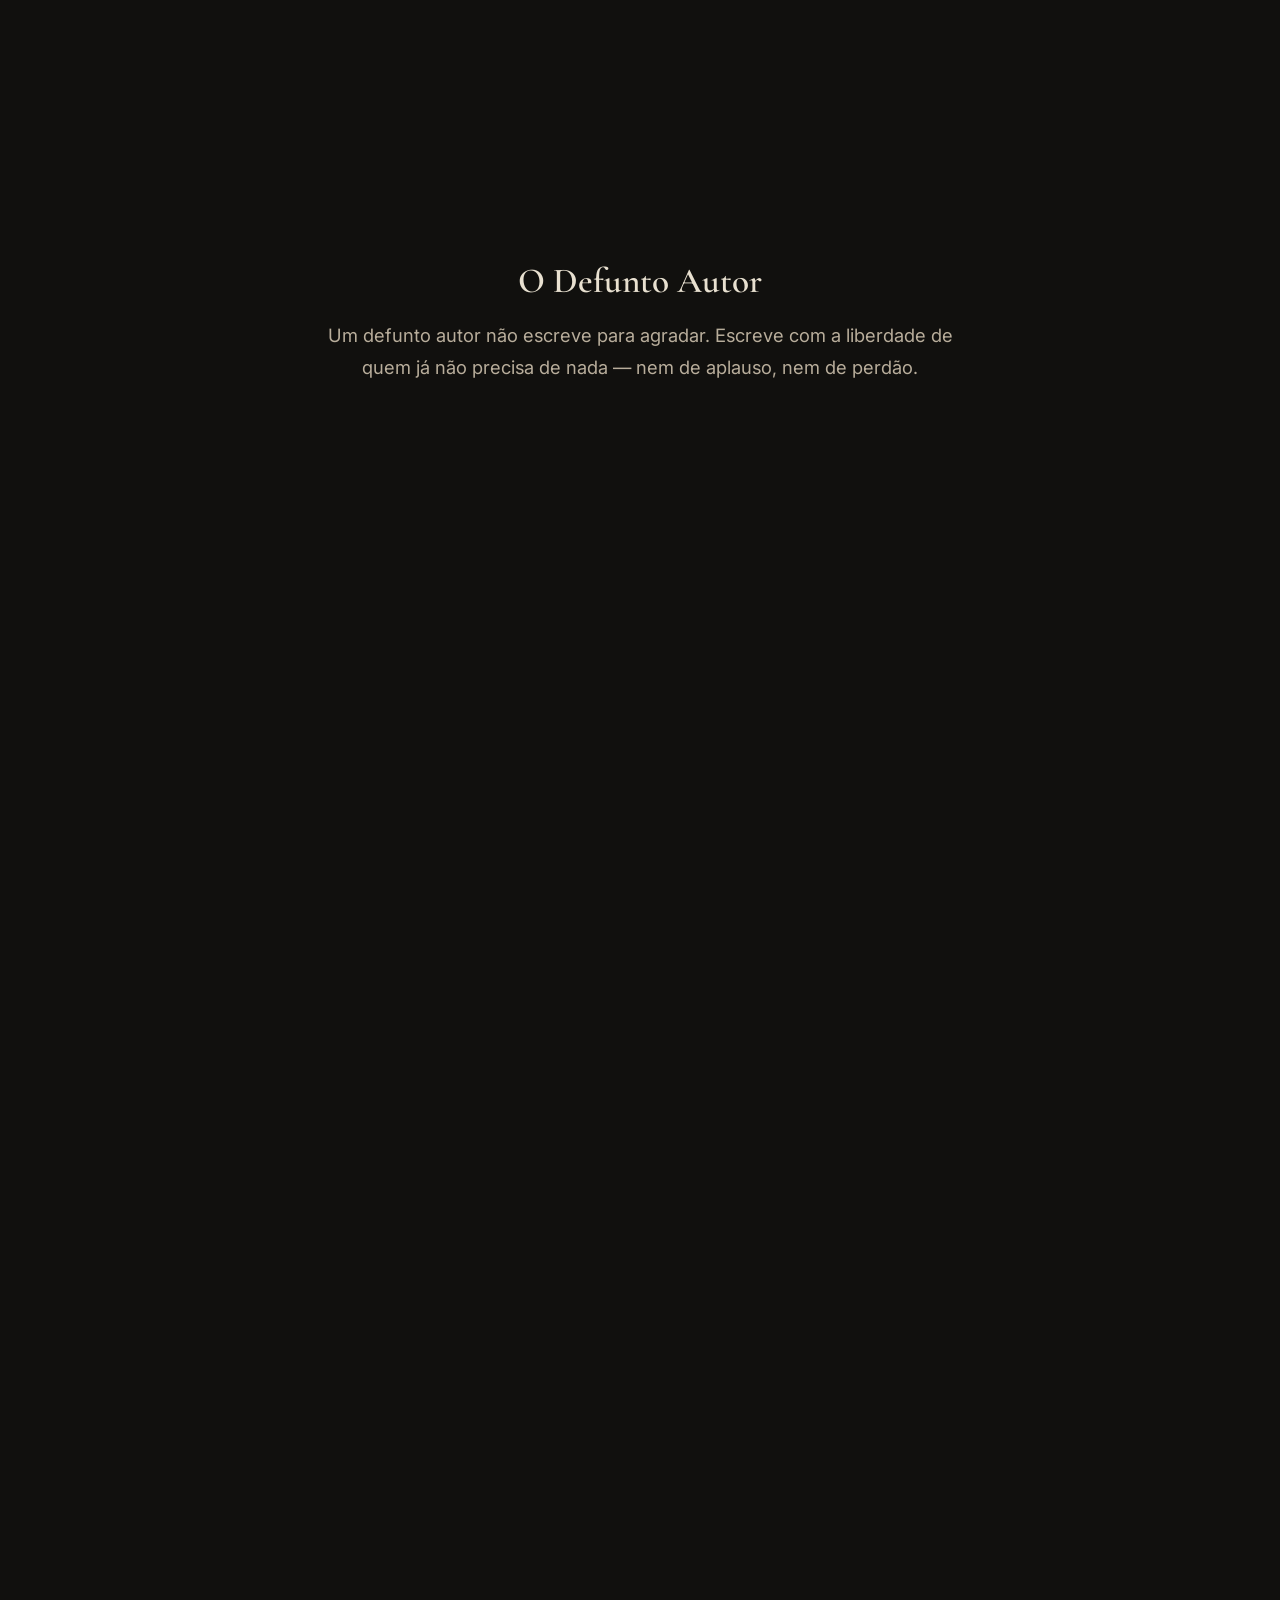
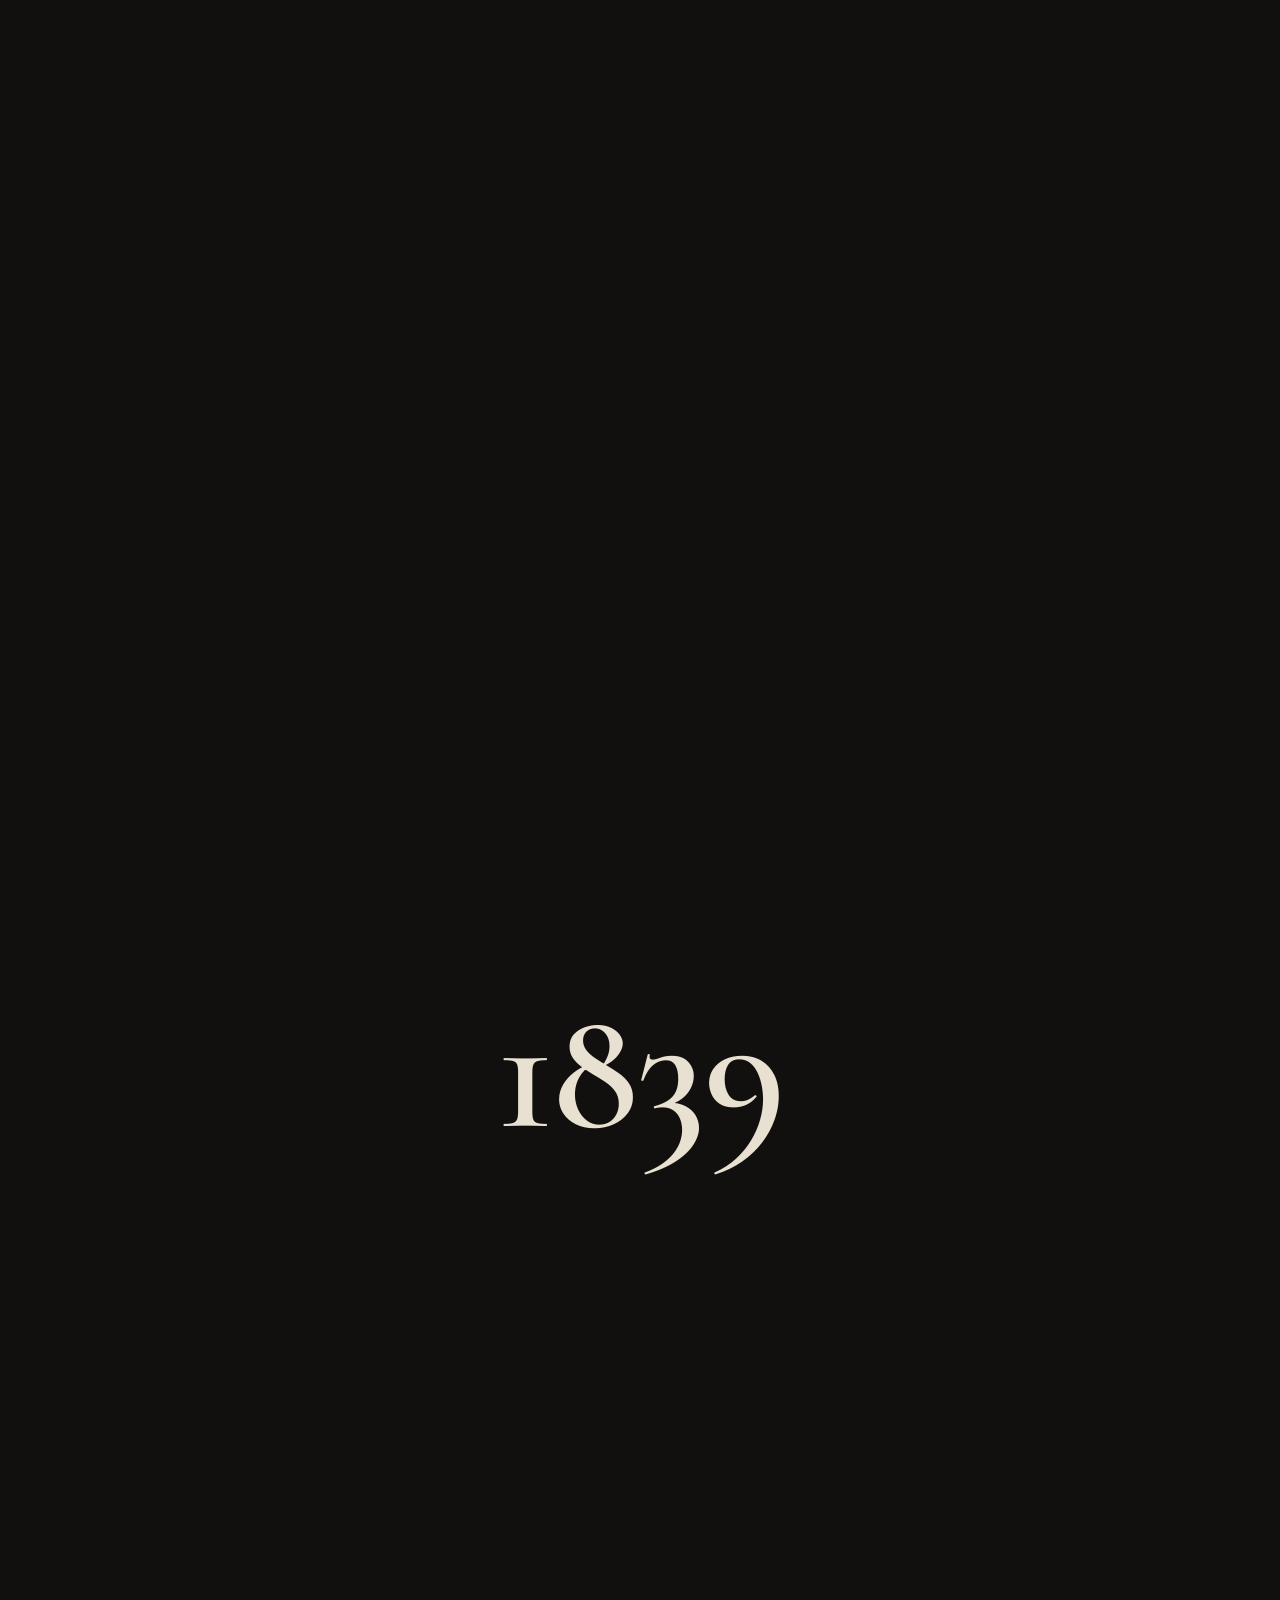
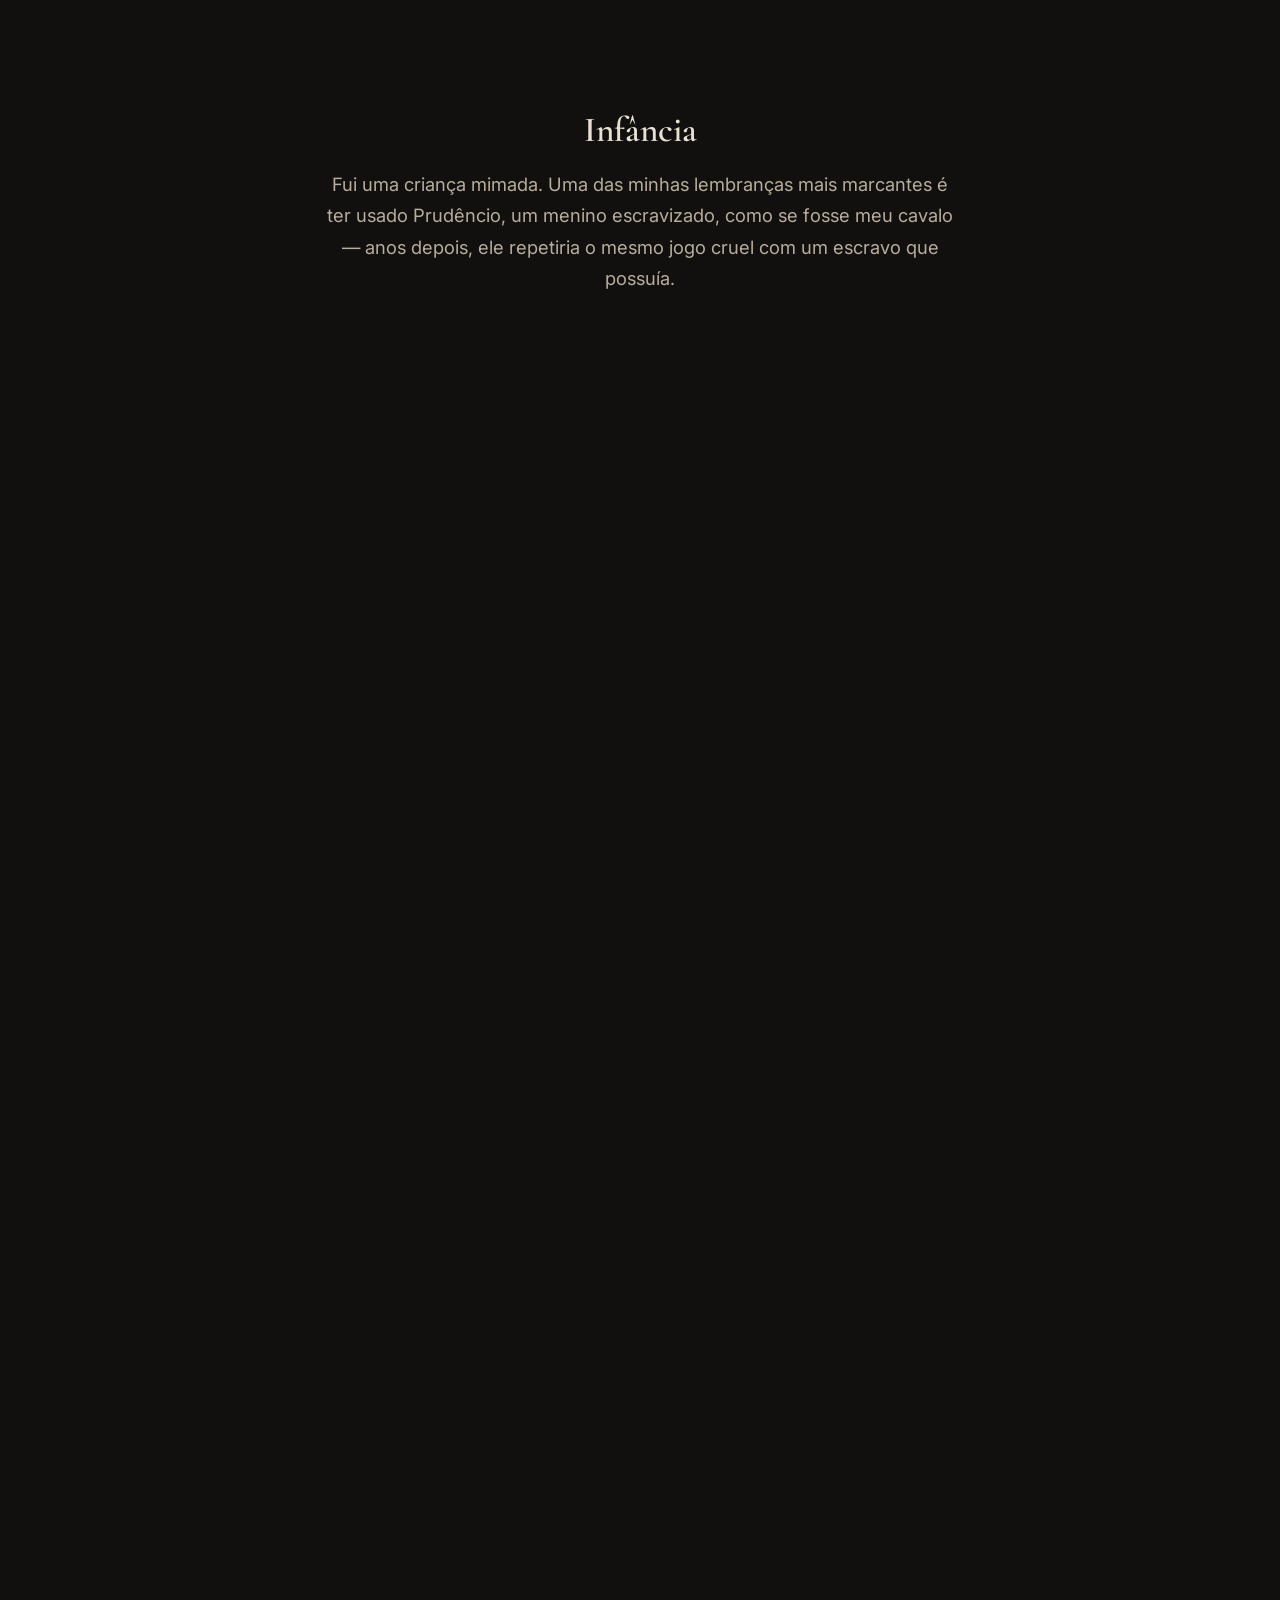
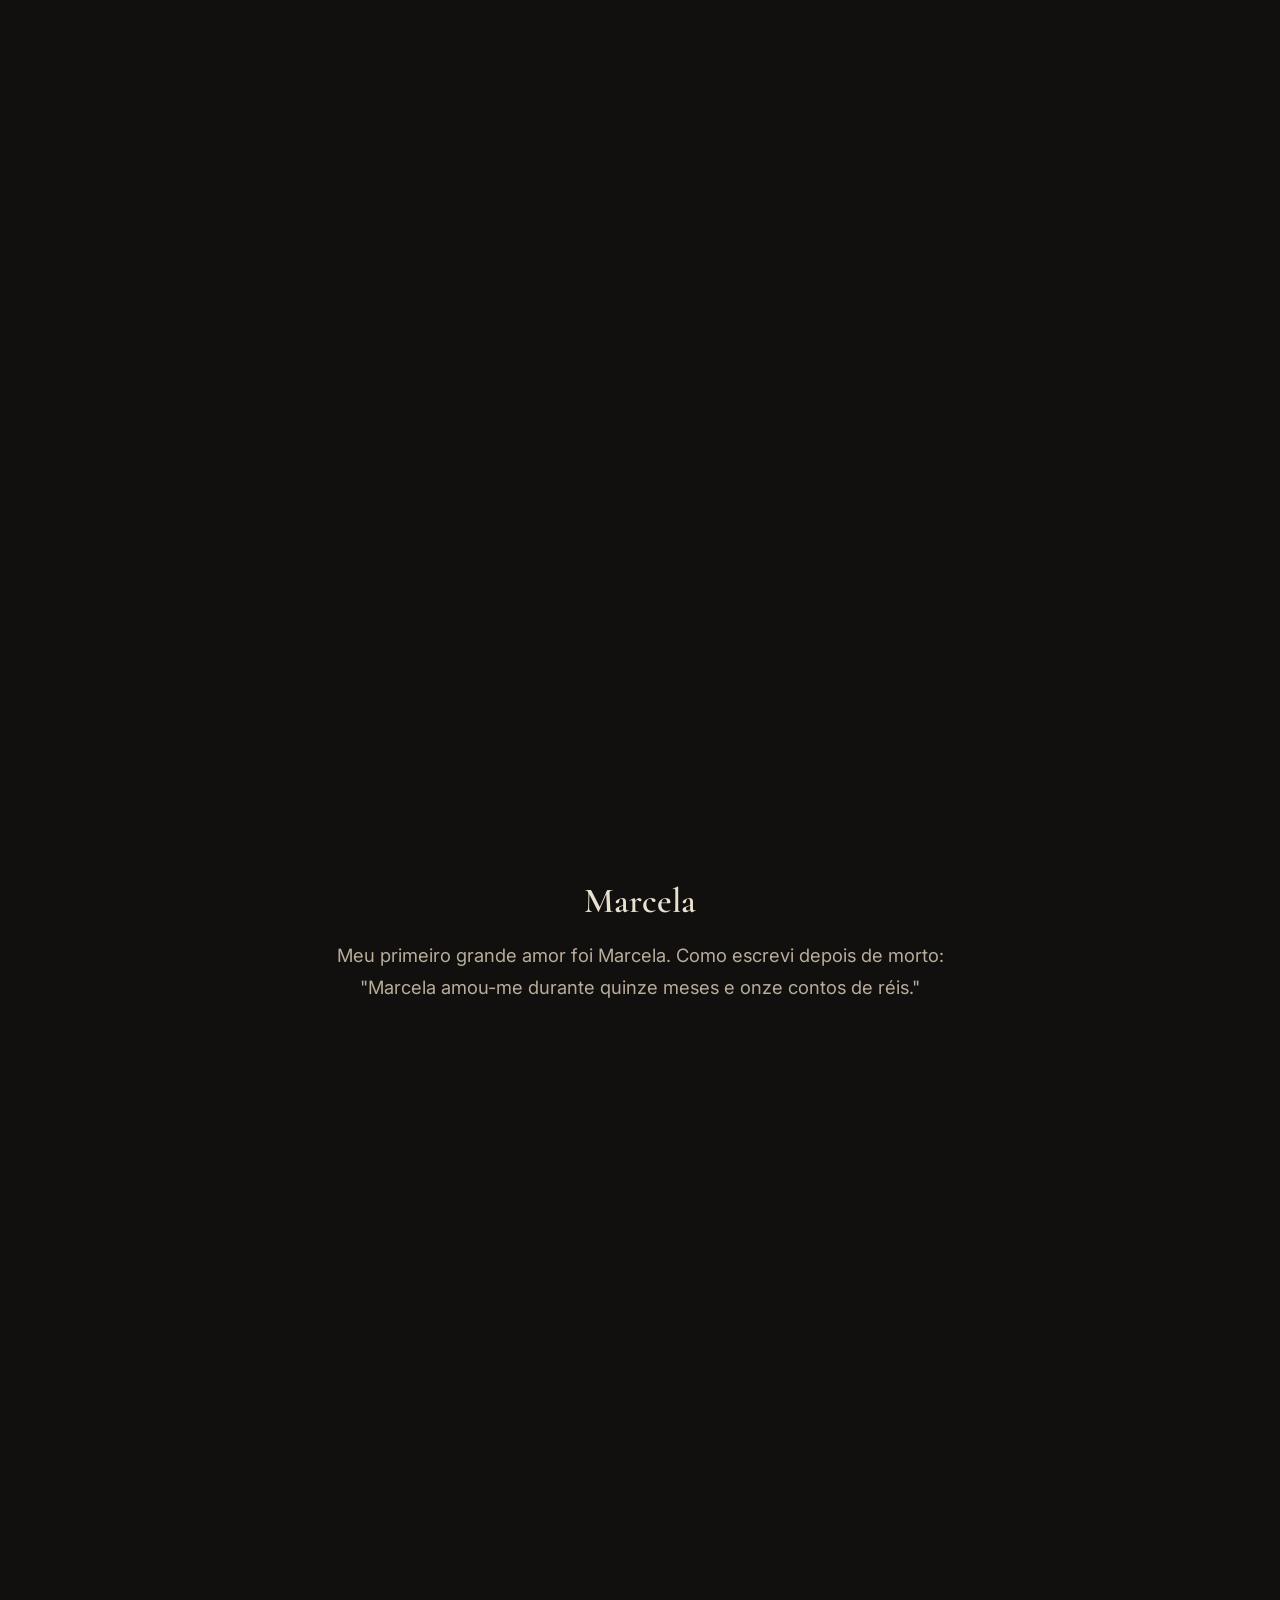
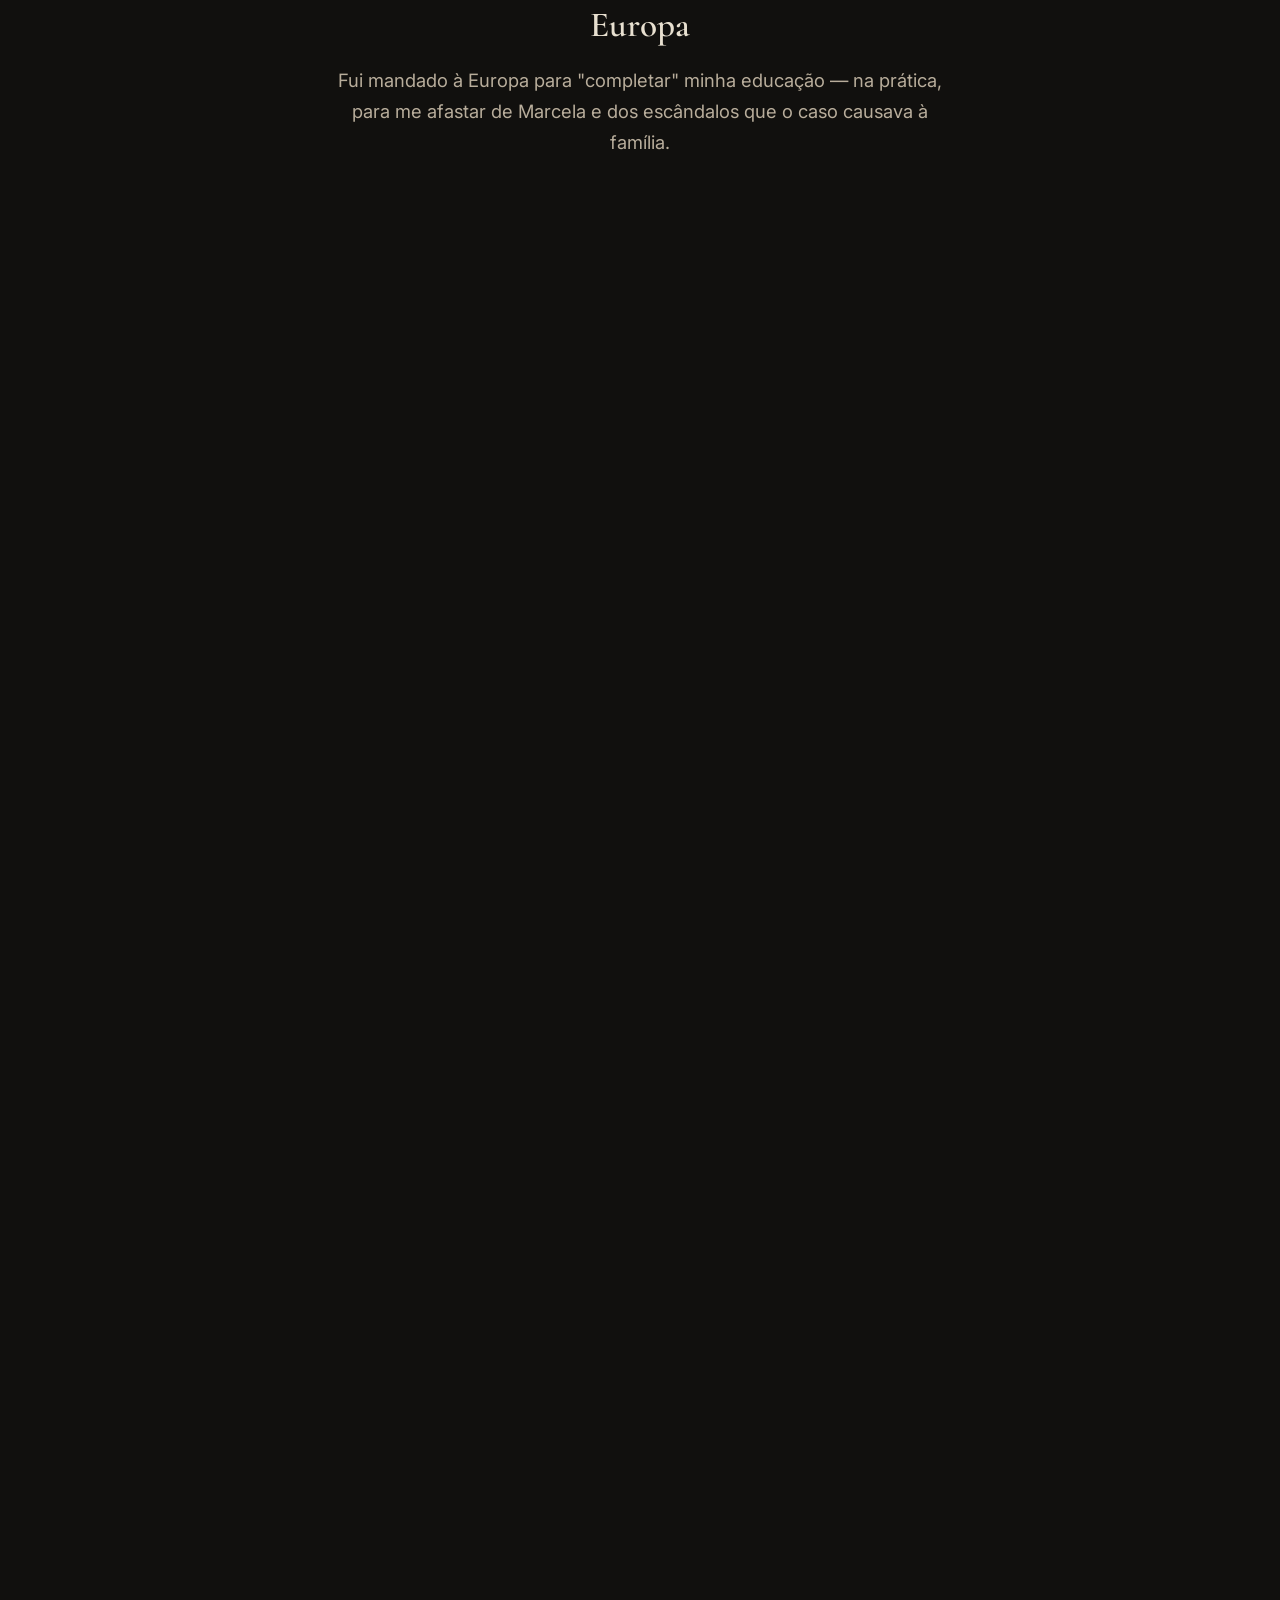
<file: bras-cubas-fontes-claude.html>
<!doctype html>
<html lang="pt-BR">
<head>
<meta charset="UTF-8">
<meta name="viewport" content="width=device-width, initial-scale=1, viewport-fit=cover">
<title>Memórias Póstumas de Brás Cubas — uma experiência</title>
<meta name="description" content="Uma experiência narrativa em scroll sobre Memórias Póstumas de Brás Cubas, de Machado de Assis.">
<link rel="preconnect" href="https://fonts.googleapis.com">
<link rel="preconnect" href="https://fonts.gstatic.com" crossorigin>
<link href="https://fonts.googleapis.com/css2?family=Cormorant+Garamond:ital,wght@0,400;0,600;1,400&family=Inter:wght@400;500&display=swap" rel="stylesheet">
<style>

  /* ============ TOKENS ============ */
  :root{
    --bg:#11100E;
    --text-primary:#E8E0D0;
    --text-secondary:#B8AD9B;
    --accent:#8B7355;
    --surface-light:#D7CCBA;

    --serif: 'Cormorant Garamond', Georgia, 'Times New Roman', serif;
    --sans: 'Inter', -apple-system, sans-serif;

    padding-top: env(safe-area-inset-top, 0px);
    padding-bottom: env(safe-area-inset-bottom, 0px);
    box-sizing: border-box;
  }
  html{ scroll-padding-top: env(safe-area-inset-top, 0px); }
  *,*::before,*::after{ box-sizing: inherit; }

  body{
    margin:0;
    background: var(--bg);
    color: var(--text-primary);
    font-family: var(--sans);
    -webkit-font-smoothing: antialiased;
  }

  h1,h2,h3,.serif{ font-family: var(--serif); font-weight: 600; margin:0; }

  a, button{ font-family: inherit; }

  .visually-hidden{
    position:absolute; width:1px; height:1px; overflow:hidden;
    clip:rect(0,0,0,0); white-space:nowrap; border:0; padding:0; margin:-1px;
  }

  /* ============ TIMELINE (indicador lateral) ============ */
  .timeline{
    position: fixed;
    top: 0; left: 0;
    height: 100vh;
    width: 64px;
    display: flex;
    align-items: center;
    justify-content: center;
    z-index: 50;
    pointer-events: none;
  }
  .timeline__track{
    position: relative;
    width: 1px;
    height: 60vh;
    background: rgba(184,173,155,0.18);
  }
  .timeline__fill{
    position: absolute;
    top: 0; left: 0;
    width: 100%;
    height: 0%;
    background: var(--accent);
    transition: height 0.15s linear;
  }
  .timeline__marker{
    position: absolute;
    left: 50%;
    top: 0%;
    width: 7px; height: 7px;
    border-radius: 50%;
    background: var(--surface-light);
    transform: translate(-50%,-50%);
    transition: top 0.2s ease-out;
  }
  .timeline__label{
    position: absolute;
    left: 16px;
    top: 0%;
    transform: translateY(-50%);
    white-space: nowrap;
    font-size: 0.7rem;
    letter-spacing: 0.04em;
    color: var(--text-secondary);
    transition: top 0.2s ease-out, opacity 0.2s ease-out;
    opacity: 0.85;
  }


  @media (max-width: 720px){
    .timeline{ width: 34px; }
    .timeline__label{ display:none; }
  }

  /* ============ ESTRUTURA GERAL DE CAPÍTULO ============ */
  .chapter{
    position: relative;
    min-height: 260vh;
  }
  .chapter__stage{
    position: sticky;
    top: 0;
    height: 100vh;
    display: flex;
    flex-direction: column;
    align-items: center;
    justify-content: center;
    padding: 0 8vw;
    overflow: hidden;
  }
  .chapter__num{
    position: absolute;
    top: max(2rem, env(safe-area-inset-top, 0px) + 1.5rem);
    left: 50%;
    transform: translateX(-50%);
    font-size: 0.7rem;
    letter-spacing: 0.12em;
    color: var(--text-secondary);
    opacity: 0;
    transition: opacity 0.6s ease;
  }
  .chapter.is-active .chapter__num{ opacity: 0.7; }

  .layer{
    position: absolute;
    max-width: 640px;
    text-align: center;
    opacity: 0;
    transform: translateY(14px);
    filter: blur(4px);
    transition: opacity 0.7s ease, transform 0.7s ease, filter 0.7s ease;
    pointer-events: none;
  }
  .layer.is-visible{
    opacity: 1;
    transform: translateY(0);
    filter: blur(0px);
    pointer-events: auto;
  }


  /* ============ ABERTURA ============ */
  .opening .layer p{
    font-family: var(--serif);
    font-style: italic;
    font-size: clamp(1.1rem, 2.4vw, 1.6rem);
    color: var(--text-secondary);
    line-height: 1.6;
  }
  .opening .layer--death h1{
    font-size: clamp(2.4rem, 8vw, 5rem);
    letter-spacing: 0.02em;
    color: var(--text-primary);
  }
  .opening .layer--title h1{
    font-size: clamp(1.6rem, 5vw, 2.8rem);
    line-height: 1.3;
    letter-spacing: 0.03em;
  }
  .opening .layer--title span{
    display:block;
    font-size: 0.55em;
    color: var(--text-secondary);
    margin-top: 0.4em;
  }

  /* ============ CAPÍTULO: ANO GIGANTE ============ */
  .year{
    font-family: var(--serif);
    font-weight: 600;
    font-size: clamp(4rem, 18vw, 11rem);
    line-height: 1;
    color: var(--text-primary);
    letter-spacing: -0.01em;
  }
  .layer--year{ position: relative; }

  .chapter__title{
    font-size: clamp(1.4rem, 3.4vw, 2.2rem);
    color: var(--text-primary);
    margin-bottom: 0.6rem;
  }
  .chapter__body{
    font-family: var(--sans);
    font-size: clamp(0.95rem, 1.6vw, 1.15rem);
    color: var(--text-secondary);
    line-height: 1.7;
  }
  .chapter__eyebrow{
    display:block;
    font-family: var(--serif);
    font-style: italic;
    font-size: 0.95rem;
    color: var(--accent);
    margin-bottom: 0.8rem;
  }

  /* ============ SCROLL HINT ============ */
  .scroll-hint{
    position: absolute;
    bottom: max(2rem, env(safe-area-inset-bottom, 0px) + 1.5rem);
    left: 50%;
    transform: translateX(-50%);
    font-size: 0.68rem;
    letter-spacing: 0.15em;
    color: var(--text-secondary);
    opacity: 0.5;
    animation: pulse 3s ease-in-out infinite;
  }
  @keyframes pulse{
    0%,100%{ opacity: 0.3; }
    50%{ opacity: 0.7; }
  }

  .theme-words{
    display:flex; flex-wrap:wrap; gap:0.7rem 1.2rem;
    justify-content:center; max-width: 520px;
  }
  .theme-words span{
    font-family: var(--serif); font-style: italic;
    color: var(--text-secondary);
    font-size: clamp(1rem, 2.2vw, 1.35rem);
  }
  .impact h2{
    font-size: clamp(2rem, 6vw, 4rem);
    letter-spacing: 0.02em;
    color: var(--text-primary);
  }


  /* ============ FIM ============ */
  .end-stub{
    min-height: 40vh;
    display:flex; align-items:center; justify-content:center;
    color: var(--text-secondary);
    font-size: 0.85rem;
    letter-spacing: 0.06em;
    text-align:center;
    padding: 2rem;
  }

  /* ============ ACESSIBILIDADE: reduced motion ============ */
  @media (prefers-reduced-motion: reduce){
    .layer{ transition: opacity 0.3s ease; transform:none; filter:none; }
    .timeline__fill, .timeline__marker, .timeline__label{ transition: none; }
    .scroll-hint{ animation: none; }
  }


  :focus-visible{
    outline: 2px solid var(--surface-light);
    outline-offset: 3px;
  }
</style>
</head>
<body>

<nav class="visually-hidden" aria-label="Aviso">
  Esta página não possui menu de navegação. Percorra o conteúdo rolando a tela.
</nav>

<!-- TIMELINE -->
<aside class="timeline" aria-hidden="true">
  <div class="timeline__track">
    <div class="timeline__fill" id="timelineFill"></div>
    <div class="timeline__marker" id="timelineMarker"></div>
    <div class="timeline__label" id="timelineLabel">morte</div>
  </div>
</aside>

<main>

  <!-- ABERTURA -->
  <section class="chapter opening" id="opening" aria-label="Abertura">
    <div class="chapter__stage">
      <div class="layer layer--death" data-step="0">
        <h1>EU MORRI.</h1>
      </div>
      <div class="layer" data-step="1">
        <p>Agora que estou morto,<br>posso finalmente contar<br>a minha história.</p>
      </div>
      <div class="layer layer--title" data-step="2">
        <h1>Memórias Póstumas<span>de Brás Cubas</span></h1>
      </div>
      <p class="scroll-hint">role para continuar</p>
    </div>
  </section>

  <!-- CAPÍTULO 01 — A MORTE -->
  <section class="chapter" id="cap01" data-chapter-label="capítulo 01 · a morte" aria-labelledby="cap01-title">
    <div class="chapter__stage">
      <span class="chapter__num">Capítulo 01</span>

      <div class="layer" data-step="0">
        <h2 id="cap01-title" class="chapter__title">A Morte</h2>
        <p class="chapter__body">
          Não fui um homem que morreu; fui um defunto que escreveu.
          A diferença é pequena, mas decisiva: quem está vivo teme o juízo dos outros.
          Eu, não.
        </p>
      </div>

      <div class="layer" data-step="1">
        <span class="chapter__eyebrow">interpretação</span>
        <p class="chapter__body">
          Machado de Assis abre o romance com o narrador já morto — uma ruptura
          radical para a literatura brasileira de 1881. A morte deixa de ser fim
          e passa a ser ponto de partida.
        </p>
      </div>
    </div>
  </section>

  <!-- CAPÍTULO 02 — O DEFUNTO AUTOR -->
  <section class="chapter" id="cap02" data-chapter-label="capítulo 02 · o defunto autor" aria-labelledby="cap02-title">
    <div class="chapter__stage">
      <span class="chapter__num">Capítulo 02</span>

      <div class="layer" data-step="0">
        <h2 id="cap02-title" class="chapter__title">O Defunto Autor</h2>
        <p class="chapter__body">
          Um defunto autor não escreve para agradar. Escreve com a liberdade
          de quem já não precisa de nada — nem de aplauso, nem de perdão.
        </p>
      </div>

      <div class="layer" data-step="1">
        <span class="chapter__eyebrow">interpretação</span>
        <p class="chapter__body">
          Essa é a "narração defunta": um recurso que permite ironia total sobre
          a própria vida, a sociedade e as convenções — sem as amarras de quem
          ainda precisa manter as aparências.
        </p>
      </div>
    </div>
  </section>

  <!-- CAPÍTULO 03 — NASCIMENTO -->
  <section class="chapter" id="cap03" data-chapter-label="capítulo 03 · nascimento" aria-labelledby="cap03-title">
    <div class="chapter__stage">
      <span class="chapter__num">Capítulo 03</span>
      <div class="layer layer--year" data-step="0">
        <div class="year">1839</div>
      </div>
      <div class="layer" data-step="1">
        <h2 id="cap03-title" class="chapter__title">Nascimento</h2>
        <p class="chapter__body">
          Nasci no Rio de Janeiro, filho de uma família enriquecida havia poucas
          gerações. Meu pai, Damião Cubas, fez fortuna no comércio — e passou boa
          parte da vida tentando parecer nobre.
        </p>
        <span class="chapter__eyebrow" style="margin-top:0.8rem;">ano aproximado, adotado nesta experiência — o romance não fixa uma data exata</span>
      </div>
    </div>
  </section>

  <!-- CAPÍTULO 04 — INFÂNCIA -->
  <section class="chapter" id="cap04" data-chapter-label="capítulo 04 · infância" aria-labelledby="cap04-title">
    <div class="chapter__stage">
      <span class="chapter__num">Capítulo 04</span>
      <div class="layer" data-step="0">
        <h2 id="cap04-title" class="chapter__title">Infância</h2>
        <p class="chapter__body">
          Fui uma criança mimada. Uma das minhas lembranças mais marcantes é ter
          usado Prudêncio, um menino escravizado, como se fosse meu cavalo — anos
          depois, ele repetiria o mesmo jogo cruel com um escravo que possuía.
        </p>
      </div>
      <div class="layer" data-step="1">
        <span class="chapter__eyebrow">interpretação</span>
        <p class="chapter__body">
          A cena de Prudêncio é uma das críticas mais duras do romance à
          escravidão: mostra como a violência de um sistema se reproduz, passada
          de opressor a oprimido.
        </p>
      </div>
    </div>
  </section>

  <!-- CAPÍTULO 05 — MARCELA -->
  <section class="chapter" id="cap05" data-chapter-label="capítulo 05 · marcela" aria-labelledby="cap05-title">
    <div class="chapter__stage">
      <span class="chapter__num">Capítulo 05</span>
      <div class="layer" data-step="0">
        <h2 id="cap05-title" class="chapter__title">Marcela</h2>
        <p class="chapter__body">
          Meu primeiro grande amor foi Marcela. Como escrevi depois de morto:
          "Marcela amou-me durante quinze meses e onze contos de réis."
        </p>
      </div>
      <div class="layer" data-step="1">
        <span class="chapter__eyebrow">interpretação</span>
        <p class="chapter__body">
          A frase resume o tom do livro inteiro: o amor descrito em termos
          contábeis, como se fosse um balanço financeiro — ironia típica do
          Realismo machadiano.
        </p>
      </div>
    </div>
  </section>

  <!-- CAPÍTULO 06 — EUROPA -->
  <section class="chapter" id="cap06" data-chapter-label="capítulo 06 · europa" aria-labelledby="cap06-title">
    <div class="chapter__stage">
      <span class="chapter__num">Capítulo 06</span>
      <div class="layer" data-step="0">
        <h2 id="cap06-title" class="chapter__title">Europa</h2>
        <p class="chapter__body">
          Fui mandado à Europa para "completar" minha educação — na prática, para
          me afastar de Marcela e dos escândalos que o caso causava à família.
        </p>
      </div>
      <div class="layer" data-step="1">
        <span class="chapter__eyebrow">interpretação</span>
        <p class="chapter__body">
          A viagem à Europa era, para a elite brasileira do século XIX, um rito
          de passagem social — mais sobre status do que sobre aprendizado.
        </p>
      </div>
    </div>
  </section>

  <!-- CAPÍTULO 07 — VIRGÍLIA -->
  <section class="chapter" id="cap07" data-chapter-label="capítulo 07 · virgília" aria-labelledby="cap07-title">
    <div class="chapter__stage">
      <span class="chapter__num">Capítulo 07</span>
      <div class="layer" data-step="0">
        <h2 id="cap07-title" class="chapter__title">Virgília</h2>
        <p class="chapter__body">
          De volta ao Brasil, apaixonei-me por Virgília. Ela preferiu casar com
          Lobo Neves, homem de futuro político promissor. Anos depois, já ambos
          casados com outras pessoas, vivemos um relacionamento secreto.
        </p>
      </div>
      <div class="layer" data-step="1">
        <span class="chapter__eyebrow">interpretação</span>
        <p class="chapter__body">
          Virgília é bela, ambiciosa e presa às aparências tanto quanto eu — não
          traímos por paixão avassaladora, mas por vaidade e tédio.
        </p>
      </div>
    </div>
  </section>

  <!-- CAPÍTULO 08 — QUINCAS BORBA -->
  <section class="chapter" id="cap08" data-chapter-label="capítulo 08 · quincas borba" aria-labelledby="cap08-title">
    <div class="chapter__stage">
      <span class="chapter__num">Capítulo 08</span>
      <div class="layer" data-step="0">
        <h2 id="cap08-title" class="chapter__title">Quincas Borba</h2>
        <p class="chapter__body">
          Meu amigo Quincas Borba criou uma filosofia própria: o Humanitismo.
          Segundo ele, tudo o que existe serve a "Humanitas", o princípio
          universal — inclusive a fome, a guerra e a desgraça alheia.
        </p>
      </div>
      <div class="layer" data-step="1">
        <span class="chapter__eyebrow">interpretação</span>
        <p class="chapter__body">
          O Humanitismo é a grande sátira filosófica do livro: uma paródia das
          teorias que justificam qualquer sofrimento como "natural" ou
          "necessário".
        </p>
      </div>
    </div>
  </section>

  <!-- CAPÍTULO 09 — O EMPLASTO -->
  <section class="chapter" id="cap09" data-chapter-label="capítulo 09 · o emplasto" aria-labelledby="cap09-title">
    <div class="chapter__stage">
      <span class="chapter__num">Capítulo 09</span>
      <div class="layer" data-step="0">
        <h2 id="cap09-title" class="chapter__title">O Emplasto</h2>
        <p class="chapter__body">
          Antes de morrer, eu tinha um projeto: o Emplasto Brás Cubas, um remédio
          contra a melancolia que levaria meu nome à posteridade. Nunca terminei
          de desenvolvê-lo.
        </p>
      </div>
      <div class="layer" data-step="1">
        <span class="chapter__eyebrow">interpretação</span>
        <p class="chapter__body">
          O Emplasto é o símbolo máximo da vaidade do personagem — sua obsessão
          não era curar ninguém, era ser lembrado.
        </p>
      </div>
    </div>
  </section>

  <!-- CAPÍTULO 10 — A MORTE (retorno) -->
  <section class="chapter" id="cap10" data-chapter-label="capítulo 10 · a morte" aria-labelledby="cap10-title">
    <div class="chapter__stage">
      <span class="chapter__num">Capítulo 10</span>
      <div class="layer" data-step="0">
        <h2 id="cap10-title" class="chapter__title">A Morte</h2>
        <p class="chapter__body">
          Uma pneumonia me derrubou aos 64 anos. Não terminei o Emplasto. Não vi
          meu nome na posteridade que tanto busquei.
        </p>
      </div>
      <div class="layer impact" data-step="1">
        <h2>EU MORRI.</h2>
      </div>
    </div>
  </section>

  <!-- CAPÍTULO 11 — O QUE FICOU -->
  <section class="chapter" id="cap11" data-chapter-label="capítulo 11 · o que ficou" aria-labelledby="cap11-title">
    <div class="chapter__stage">
      <span class="chapter__num">Capítulo 11</span>
      <div class="layer" data-step="0">
        <h2 id="cap11-title" class="chapter__title">O Que Ficou</h2>
        <p class="chapter__body">
          Mais que a vida de um homem, o livro é um retrato da elite brasileira
          do século XIX — e de tudo o que ela preferia não ver em si mesma.
        </p>
      </div>
      <div class="layer" data-step="1">
        <div class="theme-words">
          <span>Realismo</span><span>Ironia</span><span>Vaidade</span>
          <span>Egoísmo</span><span>Desigualdade social</span>
          <span>Aparência</span><span>Status</span><span>Crítica à elite</span>
        </div>
      </div>
    </div>
  </section>

  <!-- CAPÍTULO 12 — ENCERRAMENTO -->
  <section class="chapter" id="cap12" data-chapter-label="capítulo 12 · encerramento" aria-labelledby="cap12-title" style="min-height:180vh;">
    <div class="chapter__stage">
      <div class="layer impact" data-step="0">
        <h2 id="cap12-title">BRÁS CUBAS MORREU.</h2>
      </div>
      <div class="layer impact" data-step="1">
        <h2>AS MEMÓRIAS FICARAM.</h2>
      </div>
    </div>
  </section>

</main>

<script>
(function(){
  var reduceMotion = window.matchMedia('(prefers-reduced-motion: reduce)').matches;

  /* ---------- motor de capítulos: fade/translate por "step" ---------- */
  var chapters = Array.from(document.querySelectorAll('.chapter'));

  chapters.forEach(function(chapter){
    var layers = Array.from(chapter.querySelectorAll('.layer'));
    if(!layers.length) return;

    // Cada layer ocupa uma fatia igual da altura do capítulo.
    var n = layers.length;

    function onScroll(){
      var rect = chapter.getBoundingClientRect();
      var total = rect.height - window.innerHeight;
      if(total <= 0){ return; }
      var progress = Math.min(1, Math.max(0, -rect.top / total));

      chapter.classList.toggle('is-active', rect.top < window.innerHeight * 0.9 && rect.bottom > window.innerHeight * 0.1);

      var activeStep = Math.min(n - 1, Math.floor(progress * n));
      layers.forEach(function(layer, i){
        layer.classList.toggle('is-visible', i === activeStep);
      });
    }

    chapter.__onScroll = onScroll;
  });

  var ticking = false;
  function handleScroll(){
    if(ticking) return;
    ticking = true;
    requestAnimationFrame(function(){
      chapters.forEach(function(c){ c.__onScroll(); });
      updateTimeline();
      ticking = false;
    });
  }

  /* ---------- timeline lateral ---------- */
  var fill = document.getElementById('timelineFill');
  var marker = document.getElementById('timelineMarker');
  var label = document.getElementById('timelineLabel');
  var narrative = chapters.filter(function(c){ return c.dataset.chapterLabel; });

  function updateTimeline(){
    var doc = document.documentElement;
    var scrollTop = window.scrollY;
    var max = doc.scrollHeight - window.innerHeight;
    var pct = max > 0 ? Math.min(1, Math.max(0, scrollTop / max)) : 0;

    fill.style.height = (pct * 100) + '%';
    marker.style.top = (pct * 100) + '%';
    label.style.top = (pct * 100) + '%';

    var current = narrative[0];
    for(var i = 0; i < narrative.length; i++){
      var r = narrative[i].getBoundingClientRect();
      if(r.top < window.innerHeight * 0.6){ current = narrative[i]; }
    }
    if(current){ label.textContent = current.dataset.chapterLabel; }
  }

  window.addEventListener('scroll', handleScroll, { passive: true });
  window.addEventListener('resize', handleScroll);
  handleScroll();
})();
</script>

</body>
</html>
</file>
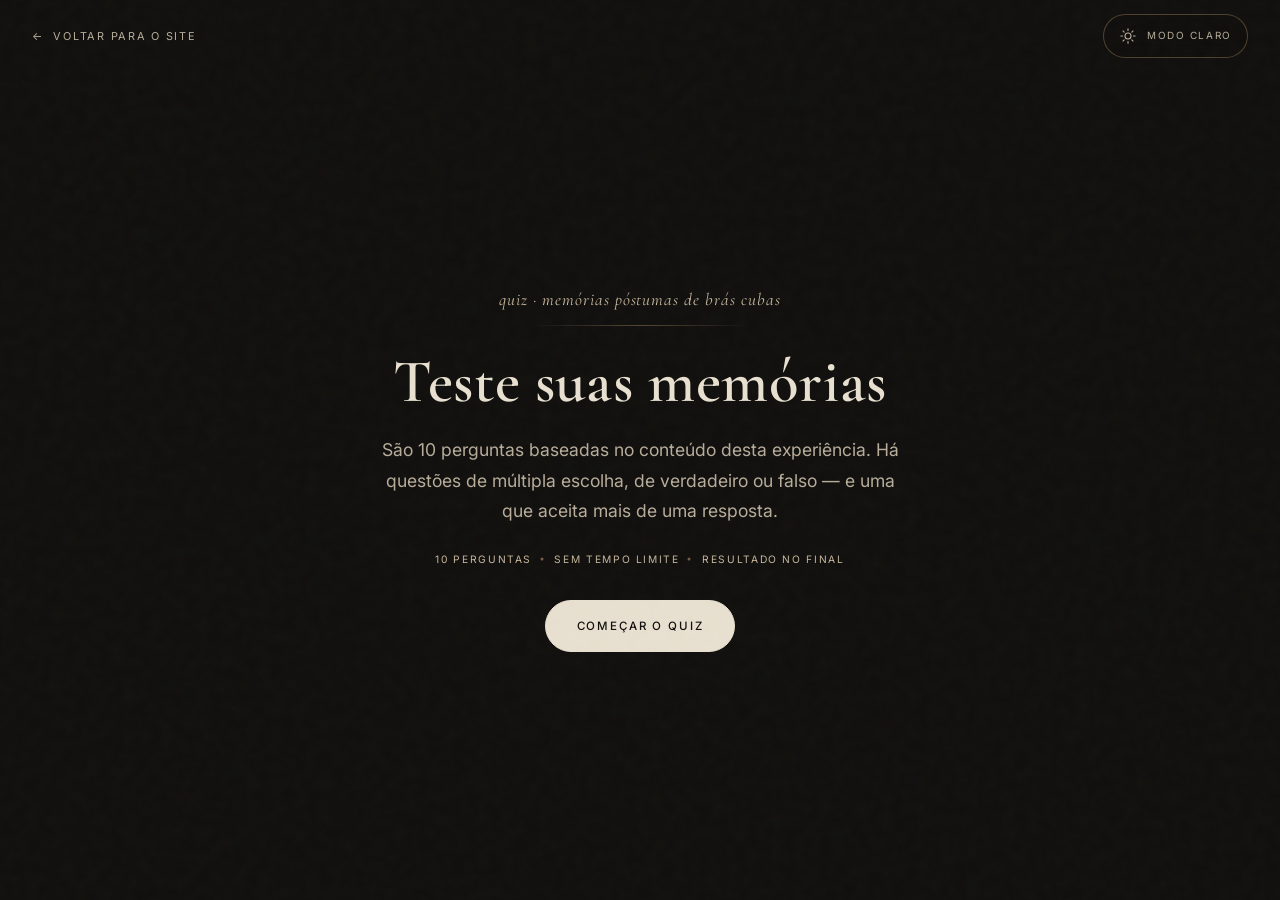
<file: quiz.html>
<!doctype html>
<html lang="pt-BR">
<head>
<meta charset="UTF-8">
<meta name="viewport" content="width=device-width, initial-scale=1, viewport-fit=cover">
<title>Quiz — Memórias Póstumas de Brás Cubas</title>
<meta name="theme-color" content="#11100E">
<meta name="description" content="Teste seus conhecimentos sobre Memórias Póstumas de Brás Cubas, de Machado de Assis, com 10 perguntas.">
<script src="theme.js"></script>
<link rel="preconnect" href="https://fonts.googleapis.com">
<link rel="preconnect" href="https://fonts.gstatic.com" crossorigin>
<link href="https://fonts.googleapis.com/css2?family=Cormorant+Garamond:ital,wght@0,400;0,600;1,400&family=Inter:wght@400;500&display=swap" rel="stylesheet">
<link rel="stylesheet" href="style.css">
<link rel="stylesheet" href="quiz.css">
</head>
<body class="quiz-page">
<div class="grain" aria-hidden="true"></div>
<div class="chapter-wash" aria-hidden="true"></div>
<div class="quiz-ghost" id="quizGhost" aria-hidden="true">?</div>

<header class="quiz-topbar">
  <a class="quiz-back" href="index.html"><span aria-hidden="true">←</span> Voltar para o site</a>

  <button class="theme-toggle" type="button" data-theme-toggle aria-label="Ativar modo claro" aria-pressed="false">
    <svg class="theme-toggle__icon theme-toggle__icon--sun" viewBox="0 0 24 24" width="18" height="18" fill="none" stroke="currentColor" stroke-width="1.5" stroke-linecap="round" aria-hidden="true"><circle cx="12" cy="12" r="4"/><path d="M12 2.5v2.2M12 19.3v2.2M2.5 12h2.2M19.3 12h2.2M5.3 5.3l1.6 1.6M17.1 17.1l1.6 1.6M18.7 5.3l-1.6 1.6M6.9 17.1l-1.6 1.6"/></svg>
    <svg class="theme-toggle__icon theme-toggle__icon--moon" viewBox="0 0 24 24" width="18" height="18" fill="none" stroke="currentColor" stroke-width="1.5" stroke-linecap="round" stroke-linejoin="round" aria-hidden="true"><path d="M20.5 14.2A8.5 8.5 0 0 1 9.8 3.5a8.5 8.5 0 1 0 10.7 10.7z"/></svg>
    <span class="theme-toggle__text theme-toggle__text--to-light">modo claro</span>
    <span class="theme-toggle__text theme-toggle__text--to-dark">modo escuro</span>
  </button>
</header>

<main class="quiz-shell" id="quiz">

  <!-- TELA INICIAL -->
  <section class="quiz-screen quiz-intro" id="screenIntro" aria-labelledby="introTitle">
    <span class="chapter__eyebrow">quiz · memórias póstumas de brás cubas</span>
    <div class="quiz-rule" aria-hidden="true"></div>
    <h1 class="quiz-title" id="introTitle">Teste suas memórias</h1>
    <p class="quiz-lead">
      São 10 perguntas baseadas no conteúdo desta experiência. Há questões de múltipla escolha,
      de verdadeiro ou falso — e uma que aceita mais de uma resposta.
    </p>
    <ul class="quiz-meta">
      <li>10 perguntas</li>
      <li>sem tempo limite</li>
      <li>resultado no final</li>
    </ul>
    <button class="quiz-btn quiz-btn--primary" id="startBtn" type="button">Começar o quiz</button>
  </section>

  <!-- PERGUNTAS -->
  <section class="quiz-screen quiz-question-screen" id="screenQuestion" aria-labelledby="quizQuestion" hidden>
    <div class="quiz-progress">
      <p class="quiz-progress__text" id="progressText">Pergunta 1 de 10</p>
      <div class="quiz-progress__track" id="progressTrack" role="progressbar" aria-label="Progresso do quiz" aria-valuemin="0" aria-valuemax="10" aria-valuenow="0">
        <div class="quiz-progress__fill" id="progressFill"></div>
      </div>
    </div>

    <span class="chapter__eyebrow quiz-hint" id="questionHint"></span>
    <h2 class="quiz-question" id="quizQuestion" tabindex="-1"></h2>

    <div class="quiz-options" id="options" role="group" aria-labelledby="quizQuestion"></div>

    <div class="quiz-feedback" id="feedback" role="status" aria-live="polite" hidden></div>

    <div class="quiz-actions" id="actions">
      <button class="quiz-btn quiz-btn--primary" id="actionBtn" type="button" disabled>Próxima pergunta</button>
    </div>
  </section>

  <!-- RESULTADO -->
  <section class="quiz-screen quiz-result" id="screenResult" aria-labelledby="resultTitle" hidden>
    <span class="chapter__eyebrow">resultado</span>
    <p class="quiz-score" aria-label="Pontuação"><strong id="scoreBig">0/10</strong><span>pontuação</span></p>

    <div class="quiz-stats" aria-label="Detalhes do resultado">
      <div><strong id="statHits">0</strong><span>acertos</span></div>
      <i aria-hidden="true"></i>
      <div><strong id="statMisses">0</strong><span>erros</span></div>
      <i aria-hidden="true"></i>
      <div><strong id="statPercent">0%</strong><span>aproveitamento</span></div>
    </div>

    <h2 class="quiz-result__title" id="resultTitle" tabindex="-1"></h2>
    <p class="quiz-result__text" id="resultText"></p>

    <ol class="quiz-dots" id="resultDots" aria-label="Resultado por pergunta"></ol>

    <div class="quiz-result__actions">
      <button class="quiz-btn quiz-btn--primary" id="restartBtn" type="button">Refazer quiz</button>
      <a class="quiz-btn quiz-btn--ghost" href="index.html">Voltar para o site</a>
    </div>
  </section>

  <noscript><p class="quiz-lead">O quiz precisa de JavaScript ativado no navegador para funcionar.</p></noscript>
</main>

<script src="quiz.js" defer></script>
</body>
</html>
</file>
<file: css/style.css>
/* ============ TOKENS ============ */
  :root{
    --bg:#11100E;
    --text-primary:#E8E0D0;
    --text-secondary:#B8AD9B;
    --accent:#8B7355;
    --surface-light:#D7CCBA;

    /* --- tokens de tema (usados no lugar de cores fixas) --- */
    --bg-rgb:17,16,14;
    --text-rgb:232,224,208;
    --muted-rgb:184,173,155;
    --accent-rgb:139,115,85;
    --eyebrow:#C8B89E;
    --eyebrow-rgb:200,184,158;
    --vignette-top:rgba(255,255,255,.012);
    --vignette-bottom:rgba(0,0,0,.12);
    --grain-opacity:.045;
    --ghost:rgba(var(--text-rgb),.025);
    --ghost-death:rgba(var(--text-rgb),.018);
    --surface-card:rgba(var(--text-rgb),.035);
    --surface-card-hover:rgba(var(--text-rgb),.07);
    --ok:#8FAE86;
    --ok-rgb:143,174,134;
    --bad:#C98A7A;
    --bad-rgb:201,138,122;
    color-scheme: dark;

    /* --- espaçamento lateral seguro (texto nunca encosta na borda) --- */
    --gutter: 8vw;

    --serif: 'Cormorant Garamond', Georgia, 'Times New Roman', serif;
    --sans: 'Inter', -apple-system, sans-serif;

    padding-top: env(safe-area-inset-top, 0px);
    padding-bottom: env(safe-area-inset-bottom, 0px);
    box-sizing: border-box;
  }
  /* ---- TEMA CLARO: mesmo papel envelhecido, agora "lido à luz do dia" ---- */
  [data-theme="light"]{
    --bg:#EFE7D6;
    --text-primary:#231E17;
    --text-secondary:#574C3C;
    --accent:#7A5F3E;
    --surface-light:#3A3025;

    --bg-rgb:239,231,214;
    --text-rgb:35,30,23;
    --muted-rgb:87,76,60;
    --accent-rgb:122,95,62;
    --eyebrow:#6B5433;
    --eyebrow-rgb:107,84,51;
    --vignette-top:rgba(255,255,255,.32);
    --vignette-bottom:rgba(120,92,52,.10);
    --grain-opacity:.075;
    --ghost:rgba(35,30,23,.05);
    --ghost-death:rgba(35,30,23,.04);
    --surface-card:rgba(35,30,23,.035);
    --surface-card-hover:rgba(35,30,23,.07);
    --ok:#3F6B3A;
    --ok-rgb:63,107,58;
    --bad:#9C4A38;
    --bad-rgb:156,74,56;
    color-scheme: light;
  }
  [data-theme="dark"]{ color-scheme: dark; }

  html{ scroll-padding-top: env(safe-area-inset-top, 0px); }
  *,*::before,*::after{ box-sizing: inherit; }

  body{
    margin:0;
    background: var(--bg);
    color: var(--text-primary);
    font-family: var(--sans);
    -webkit-font-smoothing: antialiased;
    transition: background-color .5s ease, color .5s ease;
  }

  h1,h2,h3,.serif{ font-family: var(--serif); font-weight: 600; margin:0; }

  a, button{ font-family: inherit; }

  .visually-hidden{
    position:absolute; width:1px; height:1px; overflow:hidden;
    clip:rect(0,0,0,0); white-space:nowrap; border:0; padding:0; margin:-1px;
  }

  /* ============ TIMELINE (indicador lateral) ============ */
  .timeline{
    position: fixed;
    top: 0; left: 0;
    height: 100vh;
    width: 64px;
    display: flex;
    align-items: center;
    justify-content: center;
    z-index: 50;
    pointer-events: none;
  }
  .timeline__track{
    position: relative;
    width: 1px;
    height: 60vh;
    background: rgba(var(--muted-rgb),0.18);
  }
  .timeline__fill{
    position: absolute;
    top: 0; left: 0;
    width: 100%;
    height: 0%;
    background: var(--accent);
    transition: height 0.15s linear;
  }
  .timeline__marker{
    position: absolute;
    left: 50%;
    top: 0%;
    width: 7px; height: 7px;
    border-radius: 50%;
    background: var(--surface-light);
    transform: translate(-50%,-50%);
    transition: top 0.2s ease-out;
  }
  .timeline__label{
    position: absolute;
    left: 16px;
    top: 0%;
    transform: translateY(-50%);
    white-space: nowrap;
    font-size: 0.7rem;
    letter-spacing: 0.04em;
    color: var(--text-secondary);
    transition: top 0.2s ease-out, opacity 0.2s ease-out;
    opacity: 0.85;
  }


  @media (max-width: 900px){
    .timeline__label{ display:none; }
  }
  @media (max-width: 720px){
    .timeline{ width: 34px; }
  }

  /* ============ ESTRUTURA GERAL DE CAPÍTULO ============ */
  .chapter{
    position: relative;
    min-height: 260vh;
  }
  .chapter__stage{
    position: sticky;
    top: 0;
    height: 100vh;
    display: flex;
    flex-direction: column;
    align-items: center;
    justify-content: center;
    padding: 0 var(--gutter);
    overflow: hidden;
  }
  .chapter__num{
    position: absolute;
    top: max(2rem, env(safe-area-inset-top, 0px) + 1.5rem);
    left: 50%;
    transform: translateX(-50%);
    width: max-content;
    max-width: calc(100% - 2 * var(--gutter));
    text-align: center;
    font-size: 0.7rem;
    letter-spacing: 0.12em;
    color: var(--text-secondary);
    opacity: 0;
    transition: opacity 0.6s ease;
  }
  .chapter.is-active .chapter__num{ opacity: 0.7; }

  .layer{
    position: absolute;
    /* largura explícita: respeita o gutter do palco (antes, o texto ia até a borda) */
    width: min(640px, calc(100% - 2 * var(--gutter)));
    max-width: 640px;
    overflow-wrap: break-word;
    text-align: center;
    opacity: 0;
    transform: translateY(14px);
    filter: blur(4px);
    transition: opacity 0.7s ease, transform 0.7s ease, filter 0.7s ease;
    pointer-events: none;
  }
  .layer.is-visible{
    opacity: 1;
    transform: translateY(0);
    filter: blur(0px);
    pointer-events: auto;
  }


  /* ============ ABERTURA ============ */
  .opening .layer p{
    font-family: var(--serif);
    font-style: italic;
    font-size: clamp(1.1rem, 2.4vw, 1.6rem);
    color: var(--text-secondary);
    line-height: 1.6;
  }
  .opening .layer--death h1{
    font-size: clamp(2.4rem, 8vw, 5rem);
    letter-spacing: 0.02em;
    color: var(--text-primary);
  }
  .opening .layer--title h1{
    font-size: clamp(1.6rem, 5vw, 2.8rem);
    line-height: 1.3;
    letter-spacing: 0.03em;
  }
  .opening .layer--title span{
    display:block;
    font-size: 0.55em;
    color: var(--text-secondary);
    margin-top: 0.4em;
  }

  /* ============ CAPÍTULO: ANO GIGANTE ============ */
  .year{
    font-family: var(--serif);
    font-weight: 600;
    font-size: clamp(4rem, 18vw, 11rem);
    line-height: 1;
    color: var(--text-primary);
    letter-spacing: -0.01em;
  }
  .layer--year{ position: relative; }

  .chapter__title{
    font-size: clamp(1.4rem, 3.4vw, 2.2rem);
    color: var(--text-primary);
    margin-bottom: 0.6rem;
  }
  .chapter__body{
    font-family: var(--sans);
    font-size: clamp(0.95rem, 1.6vw, 1.15rem);
    color: var(--text-secondary);
    line-height: 1.7;
  }
  .chapter__eyebrow{
    display:block;
    font-family: var(--serif);
    font-style: italic;
    font-size: clamp(1rem, 1.7vw, 1.08rem);
    color: var(--eyebrow);
    margin-bottom: 0.8rem;
    line-height: 1.45;
    letter-spacing: 0.055em;
    opacity: 1;
    text-shadow: 0 0 18px rgba(var(--eyebrow-rgb),.08);
  }

  /* ============ SCROLL HINT ============ */
  .scroll-hint{
    position: absolute;
    bottom: max(2rem, env(safe-area-inset-bottom, 0px) + 1.5rem);
    left: 50%;
    transform: translateX(-50%);
    width: max-content;
    max-width: calc(100% - 2 * var(--gutter));
    text-align: center;
    font-size: 0.68rem;
    letter-spacing: 0.15em;
    color: var(--text-secondary);
    opacity: 0.5;
    animation: pulse 3s ease-in-out infinite;
  }
  @keyframes pulse{
    0%,100%{ opacity: 0.3; }
    50%{ opacity: 0.7; }
  }

  .theme-words{
    display:flex; flex-wrap:wrap; gap:0.7rem 1.2rem;
    justify-content:center; max-width: 520px;
  }
  .theme-words span{
    font-family: var(--serif); font-style: italic;
    color: var(--text-secondary);
    font-size: clamp(1rem, 2.2vw, 1.35rem);
  }
  .impact h2{
    font-size: clamp(2rem, 6vw, 4rem);
    letter-spacing: 0.02em;
    color: var(--text-primary);
  }


  /* ============ FIM ============ */
  .end-stub{
    min-height: 40vh;
    display:flex; align-items:center; justify-content:center;
    color: var(--text-secondary);
    font-size: 0.85rem;
    letter-spacing: 0.06em;
    text-align:center;
    padding: 2rem;
  }

  /* ============ ACESSIBILIDADE: reduced motion ============ */
  @media (prefers-reduced-motion: reduce){
    .layer{ transition: opacity 0.3s ease; transform:none; filter:none; }
    .timeline__fill, .timeline__marker, .timeline__label{ transition: none; }
    .scroll-hint{ animation: none; }
  }


  :focus-visible{
    outline: 2px solid var(--surface-light);
    outline-offset: 3px;
  }

/* ============ CAMADA VISUAL / ATMOSFERA ============ */
html{ background:var(--bg); transition:background-color .5s ease; }
body{ overflow-x:hidden; }
body::before{
  content:""; position:fixed; inset:0; z-index:-2; pointer-events:none;
  background:
    radial-gradient(circle at 50% 40%, rgba(var(--accent-rgb),.075), transparent 38%),
    linear-gradient(180deg, var(--vignette-top), transparent 28%, var(--vignette-bottom));
}
.grain{
  position:fixed; inset:-50%; z-index:100; pointer-events:none; opacity:var(--grain-opacity);
  background-image:url("data:image/svg+xml,%3Csvg viewBox='0 0 180 180' xmlns='http://www.w3.org/2000/svg'%3E%3Cfilter id='n'%3E%3CfeTurbulence type='fractalNoise' baseFrequency='.82' numOctaves='3' stitchTiles='stitch'/%3E%3C/filter%3E%3Crect width='100%25' height='100%25' filter='url(%23n)' opacity='.55'/%3E%3C/svg%3E");
  animation:grainShift .18s steps(2) infinite;
}
@keyframes grainShift{0%{transform:translate(0,0)}25%{transform:translate(1%,-1%)}50%{transform:translate(-1%,1%)}75%{transform:translate(1%,1%)}100%{transform:translate(-1%,-1%)}}
.chapter-wash{position:fixed;inset:0;z-index:-1;pointer-events:none;background:radial-gradient(circle at 50% 50%,rgba(var(--accent-rgb),.035),transparent 55%);transition:opacity .8s ease}
.chapter__stage{isolation:isolate}
.chapter__stage::before,.chapter__stage::after{content:"";position:absolute;pointer-events:none;z-index:-1}
.chapter__stage::before{width:min(70vw,900px);height:1px;top:18%;left:50%;transform:translateX(-50%);background:linear-gradient(90deg,transparent,rgba(var(--muted-rgb),.14),transparent)}
.chapter__stage::after{width:1px;height:64vh;top:18%;left:50%;background:linear-gradient(180deg,transparent,rgba(var(--muted-rgb),.08),transparent)}
.chapter__ghost{position:absolute;left:8vw;bottom:8vh;font-family:var(--serif);font-size:clamp(8rem,24vw,22rem);line-height:.7;color:var(--ghost);font-weight:600;letter-spacing:-.06em;z-index:-1;user-select:none}
.chapter__eyebrow{letter-spacing:.055em;color:var(--eyebrow);opacity:1}
.chapter__eyebrow--spaced{margin-top:.9rem}
.opening__kicker{position:absolute;top:max(2rem,env(safe-area-inset-top,0px) + 1.5rem);left:50%;transform:translateX(-50%);width:max-content;max-width:calc(100% - 9rem);text-align:center;font-size:.62rem;letter-spacing:.2em;text-transform:uppercase;color:var(--text-secondary);opacity:.6}
.opening__rule{position:absolute;width:min(34vw,320px);height:1px;top:28%;left:50%;transform:translateX(-50%);background:linear-gradient(90deg,transparent,var(--accent),transparent);opacity:.45}
.opening .chapter__stage::before{width:1px;height:54vh;top:23%;background:linear-gradient(180deg,transparent,rgba(var(--accent-rgb),.3),transparent)}
.opening .chapter__stage::after{display:none}
.layer--death h1{font-weight:400;text-shadow:0 0 40px rgba(var(--accent-rgb),.08)}
.opening .layer--title h1{font-weight:600}
.chapter__body{max-width:650px;margin-left:auto;margin-right:auto}
.layer--ledger{max-width:820px;width:min(820px,calc(100% - 2 * var(--gutter)));padding:1rem 0 1.5rem}
.ledger{display:grid;grid-template-columns:minmax(0,1fr) 70px minmax(0,1fr);align-items:center;justify-items:center;column-gap:1.25rem;margin:0 auto 2.25rem}
.ledger div{text-align:center;min-width:0;width:100%}
.ledger strong{display:block;font-family:var(--serif);font-size:clamp(3.6rem,8vw,6rem);font-weight:600;line-height:1}
.ledger span{display:block;margin-top:.55rem;color:var(--eyebrow);font-size:.68rem;letter-spacing:.16em;text-transform:uppercase}
.ledger i{display:block;width:70px;height:1px;background:var(--accent);opacity:.55}
.layer--ledger .chapter__eyebrow{margin-bottom:1rem}
.humanitas-mark{width:84px;height:84px;border:1px solid rgba(var(--accent-rgb),.5);border-radius:50%;display:grid;place-items:center;margin:0 auto 2rem;font-family:var(--serif);font-size:3rem;font-style:italic;color:var(--accent);position:relative}.humanitas-mark::after{content:"";position:absolute;inset:8px;border:1px solid rgba(var(--accent-rgb),.16);border-radius:50%}
.emplasto-label{display:flex;flex-direction:column;align-items:center;margin-bottom:2rem;color:var(--surface-light);font-family:var(--serif);letter-spacing:.12em}.emplasto-label span{font-size:clamp(2rem,5vw,3.5rem);line-height:.9}.emplasto-label small{margin-top:.55rem;font-family:var(--sans);font-size:.58rem;letter-spacing:.3em;color:var(--accent)}
.chapter--death{}
.chapter__stage--death{background:radial-gradient(circle,rgba(var(--text-rgb),.025),transparent 48%)}
.chapter__stage--death .chapter__ghost{color:var(--ghost-death)}
.theme-words{max-width:720px;gap:.5rem 1.8rem}.theme-words span{position:relative}.theme-words span::after{content:"";display:block;width:100%;height:1px;background:rgba(var(--accent-rgb),.35);transform:scaleX(0);transform-origin:left;transition:transform .7s ease}.layer.is-visible .theme-words span::after{transform:scaleX(1)}
.impact h2{font-weight:400;line-height:.95;text-shadow:0 0 50px rgba(var(--text-rgb),.05)}
.sources{min-height:70vh;display:flex;align-items:center;justify-content:center;padding:10vh var(--gutter) 14vh;border-top:1px solid rgba(var(--muted-rgb),.1)}
.sources__inner{width:min(720px,100%);text-align:center}.sources h2{font-size:clamp(2rem,5vw,3.5rem);margin:.4rem 0 1.2rem}.sources p{color:var(--text-secondary);line-height:1.8}.sources__note{font-size:.85rem;opacity:.7}.sources__line{width:90px;height:1px;background:var(--accent);margin:2.2rem auto}.sources__credit{font-size:.65rem;letter-spacing:.15em;text-transform:uppercase;opacity:.45}
@media (max-width:720px){
  :root{ --gutter: clamp(2.75rem, 12vw, 3.5rem); }   /* 44px @320 · 46px @390 · libera a timeline de 34px */
  .chapter{min-height:220vh}
  .chapter__ghost{left:9vw;bottom:14vh;font-size:40vw}
  .chapter__stage::before{width:70vw}
  .ledger{grid-template-columns:minmax(0,1fr) 34px minmax(0,1fr);column-gap:.5rem;margin-bottom:1.8rem}
  .ledger i{width:34px}
  .ledger strong{font-size:clamp(3rem,16vw,4.5rem)}
  .ledger span{font-size:.58rem;letter-spacing:.1em;overflow-wrap:anywhere}
  .chapter__eyebrow{font-size:.98rem}
  .opening__kicker{line-height:1.6}
  .opening__rule{top:24%}
  .chapter__body,.sources p{hyphens:auto;-webkit-hyphens:auto}
}
@media (max-width:360px){
  .ledger{grid-template-columns:minmax(0,1fr) 22px minmax(0,1fr);column-gap:.35rem}
  .ledger i{width:22px}
  .theme-words{gap:.35rem 1.1rem}
}
/* celular deitado / telas muito baixas: o palco tem 100vh e corta o excedente */
@media (max-height:500px) and (orientation:landscape){
  .chapter__title{font-size:clamp(1.2rem,5vh,1.6rem);margin-bottom:.35rem}
  .chapter__body{font-size:clamp(.85rem,3.6vh,.98rem);line-height:1.5}
  .chapter__eyebrow{font-size:.92rem;margin-bottom:.4rem}
  .year{font-size:clamp(3rem,34vh,7rem)}
  .humanitas-mark{width:52px;height:52px;font-size:2rem;margin-bottom:.9rem}
  .humanitas-mark::after{inset:6px}
  .emplasto-label{margin-bottom:.9rem}
  .ledger{margin-bottom:1rem}
  .ledger strong{font-size:clamp(2.4rem,18vh,3.6rem)}
  .impact h2,.opening .layer--death h1{font-size:clamp(1.8rem,12vh,3rem)}
  .scroll-hint{display:none}
}
/* ============ AJUSTES DE CONTRASTE — TEMA CLARO ============ */
[data-theme="light"] .chapter.is-active .chapter__num{opacity:.95}
[data-theme="light"] .opening__kicker{opacity:.9}
[data-theme="light"] .scroll-hint{animation-name:pulse-light}
@keyframes pulse-light{0%,100%{opacity:.55}50%{opacity:.95}}
[data-theme="light"] .sources__note{opacity:.92}
[data-theme="light"] .sources__credit{opacity:.75}
[data-theme="light"] .timeline__track{background:rgba(var(--muted-rgb),.28)}
@media (prefers-reduced-motion:reduce){[data-theme="light"] .scroll-hint{animation:none}}

/* ============ BOTÕES (usados no site e no quiz) ============ */
.quiz-btn{
  display: inline-flex; align-items: center; justify-content: center; gap: .6rem;
  min-height: 52px; padding: 0 1.9rem; max-width: 100%;
  border: 1px solid var(--text-primary); border-radius: 999px;
  font-family: var(--sans); font-size: .72rem; font-weight: 500;
  letter-spacing: .16em; text-transform: uppercase; text-decoration: none; text-align: center;
  cursor: pointer; -webkit-tap-highlight-color: transparent;
  transition: background-color .3s ease, color .3s ease, border-color .3s ease, transform .3s ease, opacity .3s ease;
}
.quiz-btn:active:not(:disabled){ transform: scale(.97); }
.quiz-btn--primary{ background: var(--text-primary); color: var(--bg); }
.quiz-btn--primary:hover:not(:disabled){ background: transparent; color: var(--text-primary); }
.quiz-btn--ghost{ background: transparent; color: var(--text-primary); border-color: rgba(var(--accent-rgb), .65); }
.quiz-btn--ghost:hover{ border-color: var(--text-primary); }
.quiz-btn:disabled{ opacity: .35; cursor: not-allowed; }


/* ============ CTA FINAL: convite para o quiz ============ */
.quiz-cta{
  min-height:60vh; display:flex; align-items:center; justify-content:center;
  padding:12vh var(--gutter);
  border-top:1px solid rgba(var(--muted-rgb),.1);
}
.quiz-cta__inner{ width:min(620px,100%); text-align:center; }
.quiz-cta__rule{ width:min(34vw,220px); height:1px; margin:.2rem auto 1.4rem; background:linear-gradient(90deg,transparent,var(--accent),transparent); opacity:.55; }
.quiz-cta h2{ font-size:clamp(2rem,5vw,3.2rem); line-height:1.15; margin:0 0 1rem; overflow-wrap:break-word; }
.quiz-cta p{ margin:0 auto 2.2rem; max-width:32rem; color:var(--text-secondary); line-height:1.8; font-size:clamp(.98rem,2.4vw,1.1rem); }
@media (max-width:480px){ .quiz-cta .quiz-btn{ width:100%; } }

/* ============ BOTÃO DE TEMA ============ */
.theme-toggle{
  position:relative; display:inline-flex; align-items:center; justify-content:center; gap:.6rem;
  min-width:44px; min-height:44px; padding:0 .95rem;
  border:1px solid rgba(var(--accent-rgb),.5); border-radius:999px;
  background:rgba(var(--bg-rgb),.55);
  -webkit-backdrop-filter:blur(8px); backdrop-filter:blur(8px);
  color:var(--text-secondary); font-family:var(--sans); font-size:.62rem; letter-spacing:.16em; text-transform:uppercase; line-height:1;
  cursor:pointer; -webkit-tap-highlight-color:transparent;
  transition:color .3s ease, border-color .3s ease, background-color .5s ease, transform .3s ease;
}
.theme-toggle:hover{ color:var(--text-primary); border-color:var(--accent); }
.theme-toggle:active{ transform:scale(.95); }
.theme-toggle--fixed{
  position:fixed; z-index:120;
  top:max(.9rem, calc(env(safe-area-inset-top, 0px) + .6rem));
  right:max(.9rem, calc(env(safe-area-inset-right, 0px) + .6rem));
}
.theme-toggle__icon{ flex:none; transition:transform .5s ease, opacity .3s ease; }
/* mostra o que o clique vai ATIVAR: no escuro, o sol/“modo claro”; no claro, a lua/“modo escuro” */
.theme-toggle__icon--moon, .theme-toggle__text--to-dark{ display:none; }
[data-theme="light"] .theme-toggle__icon--sun, [data-theme="light"] .theme-toggle__text--to-light{ display:none; }
[data-theme="light"] .theme-toggle__icon--moon{ display:block; }
[data-theme="light"] .theme-toggle__text--to-dark{ display:inline; }
.theme-toggle:hover .theme-toggle__icon{ transform:rotate(18deg); }
@media (max-width:720px){
  .theme-toggle{ padding:0; width:44px; }
  .theme-toggle__text{ display:none !important; }
}
@media (prefers-reduced-motion:reduce){ .theme-toggle, .theme-toggle__icon{ transition:none; } .theme-toggle:hover .theme-toggle__icon{ transform:none; } }
@media (prefers-reduced-motion:reduce){.grain{animation:none}.layer{transition:opacity .3s ease}.theme-words span::after{transition:none}}
</file>
<file: style.css>
/* ============ TOKENS ============ */
  :root{
    --bg:#11100E;
    --text-primary:#E8E0D0;
    --text-secondary:#B8AD9B;
    --accent:#8B7355;
    --surface-light:#D7CCBA;

    /* --- tokens de tema (usados no lugar de cores fixas) --- */
    --bg-rgb:17,16,14;
    --text-rgb:232,224,208;
    --muted-rgb:184,173,155;
    --accent-rgb:139,115,85;
    --eyebrow:#C8B89E;
    --eyebrow-rgb:200,184,158;
    --vignette-top:rgba(255,255,255,.012);
    --vignette-bottom:rgba(0,0,0,.12);
    --grain-opacity:.045;
    --ghost:rgba(var(--text-rgb),.025);
    --ghost-death:rgba(var(--text-rgb),.018);
    --surface-card:rgba(var(--text-rgb),.035);
    --surface-card-hover:rgba(var(--text-rgb),.07);
    --ok:#8FAE86;
    --ok-rgb:143,174,134;
    --bad:#C98A7A;
    --bad-rgb:201,138,122;
    color-scheme: dark;

    /* --- espaçamento lateral seguro (texto nunca encosta na borda) --- */
    --gutter: 8vw;

    --serif: 'Cormorant Garamond', Georgia, 'Times New Roman', serif;
    --sans: 'Inter', -apple-system, sans-serif;

    padding-top: env(safe-area-inset-top, 0px);
    padding-bottom: env(safe-area-inset-bottom, 0px);
    box-sizing: border-box;
  }
  /* ---- TEMA CLARO: mesmo papel envelhecido, agora "lido à luz do dia" ---- */
  [data-theme="light"]{
    --bg:#EFE7D6;
    --text-primary:#231E17;
    --text-secondary:#574C3C;
    --accent:#7A5F3E;
    --surface-light:#3A3025;

    --bg-rgb:239,231,214;
    --text-rgb:35,30,23;
    --muted-rgb:87,76,60;
    --accent-rgb:122,95,62;
    --eyebrow:#6B5433;
    --eyebrow-rgb:107,84,51;
    --vignette-top:rgba(255,255,255,.32);
    --vignette-bottom:rgba(120,92,52,.10);
    --grain-opacity:.075;
    --ghost:rgba(35,30,23,.05);
    --ghost-death:rgba(35,30,23,.04);
    --surface-card:rgba(35,30,23,.035);
    --surface-card-hover:rgba(35,30,23,.07);
    --ok:#3F6B3A;
    --ok-rgb:63,107,58;
    --bad:#9C4A38;
    --bad-rgb:156,74,56;
    color-scheme: light;
  }
  [data-theme="dark"]{ color-scheme: dark; }

  html{ scroll-padding-top: env(safe-area-inset-top, 0px); }
  *,*::before,*::after{ box-sizing: inherit; }

  body{
    margin:0;
    background: var(--bg);
    color: var(--text-primary);
    font-family: var(--sans);
    -webkit-font-smoothing: antialiased;
    transition: background-color .5s ease, color .5s ease;
  }

  h1,h2,h3,.serif{ font-family: var(--serif); font-weight: 600; margin:0; }

  a, button{ font-family: inherit; }

  .visually-hidden{
    position:absolute; width:1px; height:1px; overflow:hidden;
    clip:rect(0,0,0,0); white-space:nowrap; border:0; padding:0; margin:-1px;
  }

  /* ============ TIMELINE (indicador lateral) ============ */
  .timeline{
    position: fixed;
    top: 0; left: 0;
    height: 100vh;
    width: 64px;
    display: flex;
    align-items: center;
    justify-content: center;
    z-index: 50;
    pointer-events: none;
  }
  .timeline__track{
    position: relative;
    width: 1px;
    height: 60vh;
    background: rgba(var(--muted-rgb),0.18);
  }
  .timeline__fill{
    position: absolute;
    top: 0; left: 0;
    width: 100%;
    height: 0%;
    background: var(--accent);
    transition: height 0.15s linear;
  }
  .timeline__marker{
    position: absolute;
    left: 50%;
    top: 0%;
    width: 7px; height: 7px;
    border-radius: 50%;
    background: var(--surface-light);
    transform: translate(-50%,-50%);
    transition: top 0.2s ease-out;
  }
  .timeline__label{
    position: absolute;
    left: 16px;
    top: 0%;
    transform: translateY(-50%);
    white-space: nowrap;
    font-size: 0.7rem;
    letter-spacing: 0.04em;
    color: var(--text-secondary);
    transition: top 0.2s ease-out, opacity 0.2s ease-out;
    opacity: 0.85;
  }


  @media (max-width: 900px){
    .timeline__label{ display:none; }
  }
  @media (max-width: 720px){
    .timeline{ width: 34px; }
  }

  /* ============ ESTRUTURA GERAL DE CAPÍTULO ============ */
  .chapter{
    position: relative;
    min-height: 260vh;
  }
  .chapter__stage{
    position: sticky;
    top: 0;
    height: 100vh;
    display: flex;
    flex-direction: column;
    align-items: center;
    justify-content: center;
    padding: 0 var(--gutter);
    overflow: hidden;
  }
  .chapter__num{
    position: absolute;
    top: max(2rem, env(safe-area-inset-top, 0px) + 1.5rem);
    left: 50%;
    transform: translateX(-50%);
    width: max-content;
    max-width: calc(100% - 2 * var(--gutter));
    text-align: center;
    font-size: 0.7rem;
    letter-spacing: 0.12em;
    color: var(--text-secondary);
    opacity: 0;
    transition: opacity 0.6s ease;
  }
  .chapter.is-active .chapter__num{ opacity: 0.7; }

  .layer{
    position: absolute;
    /* largura explícita: respeita o gutter do palco (antes, o texto ia até a borda) */
    width: min(640px, calc(100% - 2 * var(--gutter)));
    max-width: 640px;
    overflow-wrap: break-word;
    text-align: center;
    opacity: 0;
    transform: translateY(14px);
    filter: blur(4px);
    transition: opacity 0.7s ease, transform 0.7s ease, filter 0.7s ease;
    pointer-events: none;
  }
  .layer.is-visible{
    opacity: 1;
    transform: translateY(0);
    filter: blur(0px);
    pointer-events: auto;
  }


  /* ============ ABERTURA ============ */
  .opening .layer p{
    font-family: var(--serif);
    font-style: italic;
    font-size: clamp(1.1rem, 2.4vw, 1.6rem);
    color: var(--text-secondary);
    line-height: 1.6;
  }
  .opening .layer--death h1{
    font-size: clamp(2.4rem, 8vw, 5rem);
    letter-spacing: 0.02em;
    color: var(--text-primary);
  }
  .opening .layer--title h1{
    font-size: clamp(1.6rem, 5vw, 2.8rem);
    line-height: 1.3;
    letter-spacing: 0.03em;
  }
  .opening .layer--title span{
    display:block;
    font-size: 0.55em;
    color: var(--text-secondary);
    margin-top: 0.4em;
  }

  /* ============ CAPÍTULO: ANO GIGANTE ============ */
  .year{
    font-family: var(--serif);
    font-weight: 600;
    font-size: clamp(4rem, 18vw, 11rem);
    line-height: 1;
    color: var(--text-primary);
    letter-spacing: -0.01em;
  }
  .layer--year{ position: relative; }

  .chapter__title{
    font-size: clamp(1.4rem, 3.4vw, 2.2rem);
    color: var(--text-primary);
    margin-bottom: 0.6rem;
  }
  .chapter__body{
    font-family: var(--sans);
    font-size: clamp(0.95rem, 1.6vw, 1.15rem);
    color: var(--text-secondary);
    line-height: 1.7;
  }
  .chapter__eyebrow{
    display:block;
    font-family: var(--serif);
    font-style: italic;
    font-size: clamp(1rem, 1.7vw, 1.08rem);
    color: var(--eyebrow);
    margin-bottom: 0.8rem;
    line-height: 1.45;
    letter-spacing: 0.055em;
    opacity: 1;
    text-shadow: 0 0 18px rgba(var(--eyebrow-rgb),.08);
  }

  /* ============ SCROLL HINT ============ */
  .scroll-hint{
    position: absolute;
    bottom: max(2rem, env(safe-area-inset-bottom, 0px) + 1.5rem);
    left: 50%;
    transform: translateX(-50%);
    width: max-content;
    max-width: calc(100% - 2 * var(--gutter));
    text-align: center;
    font-size: 0.68rem;
    letter-spacing: 0.15em;
    color: var(--text-secondary);
    opacity: 0.5;
    animation: pulse 3s ease-in-out infinite;
  }
  @keyframes pulse{
    0%,100%{ opacity: 0.3; }
    50%{ opacity: 0.7; }
  }

  .theme-words{
    display:flex; flex-wrap:wrap; gap:0.7rem 1.2rem;
    justify-content:center; max-width: 520px;
  }
  .theme-words span{
    font-family: var(--serif); font-style: italic;
    color: var(--text-secondary);
    font-size: clamp(1rem, 2.2vw, 1.35rem);
  }
  .impact h2{
    font-size: clamp(2rem, 6vw, 4rem);
    letter-spacing: 0.02em;
    color: var(--text-primary);
  }


  /* ============ FIM ============ */
  .end-stub{
    min-height: 40vh;
    display:flex; align-items:center; justify-content:center;
    color: var(--text-secondary);
    font-size: 0.85rem;
    letter-spacing: 0.06em;
    text-align:center;
    padding: 2rem;
  }

  /* ============ ACESSIBILIDADE: reduced motion ============ */
  @media (prefers-reduced-motion: reduce){
    .layer{ transition: opacity 0.3s ease; transform:none; filter:none; }
    .timeline__fill, .timeline__marker, .timeline__label{ transition: none; }
    .scroll-hint{ animation: none; }
  }


  :focus-visible{
    outline: 2px solid var(--surface-light);
    outline-offset: 3px;
  }

/* ============ CAMADA VISUAL / ATMOSFERA ============ */
html{ background:var(--bg); transition:background-color .5s ease; }
body{ overflow-x:hidden; }
body::before{
  content:""; position:fixed; inset:0; z-index:-2; pointer-events:none;
  background:
    radial-gradient(circle at 50% 40%, rgba(var(--accent-rgb),.075), transparent 38%),
    linear-gradient(180deg, var(--vignette-top), transparent 28%, var(--vignette-bottom));
}
.grain{
  position:fixed; inset:-50%; z-index:100; pointer-events:none; opacity:var(--grain-opacity);
  background-image:url("data:image/svg+xml,%3Csvg viewBox='0 0 180 180' xmlns='http://www.w3.org/2000/svg'%3E%3Cfilter id='n'%3E%3CfeTurbulence type='fractalNoise' baseFrequency='.82' numOctaves='3' stitchTiles='stitch'/%3E%3C/filter%3E%3Crect width='100%25' height='100%25' filter='url(%23n)' opacity='.55'/%3E%3C/svg%3E");
  animation:grainShift .18s steps(2) infinite;
}
@keyframes grainShift{0%{transform:translate(0,0)}25%{transform:translate(1%,-1%)}50%{transform:translate(-1%,1%)}75%{transform:translate(1%,1%)}100%{transform:translate(-1%,-1%)}}
.chapter-wash{position:fixed;inset:0;z-index:-1;pointer-events:none;background:radial-gradient(circle at 50% 50%,rgba(var(--accent-rgb),.035),transparent 55%);transition:opacity .8s ease}
.chapter__stage{isolation:isolate}
.chapter__stage::before,.chapter__stage::after{content:"";position:absolute;pointer-events:none;z-index:-1}
.chapter__stage::before{width:min(70vw,900px);height:1px;top:18%;left:50%;transform:translateX(-50%);background:linear-gradient(90deg,transparent,rgba(var(--muted-rgb),.14),transparent)}
.chapter__stage::after{width:1px;height:64vh;top:18%;left:50%;background:linear-gradient(180deg,transparent,rgba(var(--muted-rgb),.08),transparent)}
.chapter__ghost{position:absolute;left:8vw;bottom:8vh;font-family:var(--serif);font-size:clamp(8rem,24vw,22rem);line-height:.7;color:var(--ghost);font-weight:600;letter-spacing:-.06em;z-index:-1;user-select:none}
.chapter__eyebrow{letter-spacing:.055em;color:var(--eyebrow);opacity:1}
.chapter__eyebrow--spaced{margin-top:.9rem}
.opening__kicker{position:absolute;top:max(2rem,env(safe-area-inset-top,0px) + 1.5rem);left:50%;transform:translateX(-50%);width:max-content;max-width:calc(100% - 9rem);text-align:center;font-size:.62rem;letter-spacing:.2em;text-transform:uppercase;color:var(--text-secondary);opacity:.6}
.opening__rule{position:absolute;width:min(34vw,320px);height:1px;top:28%;left:50%;transform:translateX(-50%);background:linear-gradient(90deg,transparent,var(--accent),transparent);opacity:.45}
.opening .chapter__stage::before{width:1px;height:54vh;top:23%;background:linear-gradient(180deg,transparent,rgba(var(--accent-rgb),.3),transparent)}
.opening .chapter__stage::after{display:none}
.layer--death h1{font-weight:400;text-shadow:0 0 40px rgba(var(--accent-rgb),.08)}
.opening .layer--title h1{font-weight:600}
.chapter__body{max-width:650px;margin-left:auto;margin-right:auto}
.layer--ledger{max-width:820px;width:min(820px,calc(100% - 2 * var(--gutter)));padding:1rem 0 1.5rem}
.ledger{display:grid;grid-template-columns:minmax(0,1fr) 70px minmax(0,1fr);align-items:center;justify-items:center;column-gap:1.25rem;margin:0 auto 2.25rem}
.ledger div{text-align:center;min-width:0;width:100%}
.ledger strong{display:block;font-family:var(--serif);font-size:clamp(3.6rem,8vw,6rem);font-weight:600;line-height:1}
.ledger span{display:block;margin-top:.55rem;color:var(--eyebrow);font-size:.68rem;letter-spacing:.16em;text-transform:uppercase}
.ledger i{display:block;width:70px;height:1px;background:var(--accent);opacity:.55}
.layer--ledger .chapter__eyebrow{margin-bottom:1rem}
.humanitas-mark{width:84px;height:84px;border:1px solid rgba(var(--accent-rgb),.5);border-radius:50%;display:grid;place-items:center;margin:0 auto 2rem;font-family:var(--serif);font-size:3rem;font-style:italic;color:var(--accent);position:relative}.humanitas-mark::after{content:"";position:absolute;inset:8px;border:1px solid rgba(var(--accent-rgb),.16);border-radius:50%}
.emplasto-label{display:flex;flex-direction:column;align-items:center;margin-bottom:2rem;color:var(--surface-light);font-family:var(--serif);letter-spacing:.12em}.emplasto-label span{font-size:clamp(2rem,5vw,3.5rem);line-height:.9}.emplasto-label small{margin-top:.55rem;font-family:var(--sans);font-size:.58rem;letter-spacing:.3em;color:var(--accent)}
.chapter--death{}
.chapter__stage--death{background:radial-gradient(circle,rgba(var(--text-rgb),.025),transparent 48%)}
.chapter__stage--death .chapter__ghost{color:var(--ghost-death)}
.theme-words{max-width:720px;gap:.5rem 1.8rem}.theme-words span{position:relative}.theme-words span::after{content:"";display:block;width:100%;height:1px;background:rgba(var(--accent-rgb),.35);transform:scaleX(0);transform-origin:left;transition:transform .7s ease}.layer.is-visible .theme-words span::after{transform:scaleX(1)}
.impact h2{font-weight:400;line-height:.95;text-shadow:0 0 50px rgba(var(--text-rgb),.05)}
.sources{min-height:70vh;display:flex;align-items:center;justify-content:center;padding:10vh var(--gutter) 14vh;border-top:1px solid rgba(var(--muted-rgb),.1)}
.sources__inner{width:min(720px,100%);text-align:center}.sources h2{font-size:clamp(2rem,5vw,3.5rem);margin:.4rem 0 1.2rem}.sources p{color:var(--text-secondary);line-height:1.8}.sources__note{font-size:.85rem;opacity:.7}.sources__line{width:90px;height:1px;background:var(--accent);margin:2.2rem auto}.sources__credit{font-size:.65rem;letter-spacing:.15em;text-transform:uppercase;opacity:.45}
@media (max-width:720px){
  :root{ --gutter: clamp(2.75rem, 12vw, 3.5rem); }   /* 44px @320 · 46px @390 · libera a timeline de 34px */
  .chapter{min-height:220vh}
  .chapter__ghost{left:9vw;bottom:14vh;font-size:40vw}
  .chapter__stage::before{width:70vw}
  .ledger{grid-template-columns:minmax(0,1fr) 34px minmax(0,1fr);column-gap:.5rem;margin-bottom:1.8rem}
  .ledger i{width:34px}
  .ledger strong{font-size:clamp(3rem,16vw,4.5rem)}
  .ledger span{font-size:.58rem;letter-spacing:.1em;overflow-wrap:anywhere}
  .chapter__eyebrow{font-size:.98rem}
  .opening__kicker{line-height:1.6}
  .opening__rule{top:24%}
  .chapter__body,.sources p{hyphens:auto;-webkit-hyphens:auto}
}
@media (max-width:360px){
  .ledger{grid-template-columns:minmax(0,1fr) 22px minmax(0,1fr);column-gap:.35rem}
  .ledger i{width:22px}
  .theme-words{gap:.35rem 1.1rem}
}
/* celular deitado / telas muito baixas: o palco tem 100vh e corta o excedente */
@media (max-height:500px) and (orientation:landscape){
  .chapter__title{font-size:clamp(1.2rem,5vh,1.6rem);margin-bottom:.35rem}
  .chapter__body{font-size:clamp(.85rem,3.6vh,.98rem);line-height:1.5}
  .chapter__eyebrow{font-size:.92rem;margin-bottom:.4rem}
  .year{font-size:clamp(3rem,34vh,7rem)}
  .humanitas-mark{width:52px;height:52px;font-size:2rem;margin-bottom:.9rem}
  .humanitas-mark::after{inset:6px}
  .emplasto-label{margin-bottom:.9rem}
  .ledger{margin-bottom:1rem}
  .ledger strong{font-size:clamp(2.4rem,18vh,3.6rem)}
  .impact h2,.opening .layer--death h1{font-size:clamp(1.8rem,12vh,3rem)}
  .scroll-hint{display:none}
}
/* ============ AJUSTES DE CONTRASTE — TEMA CLARO ============ */
[data-theme="light"] .chapter.is-active .chapter__num{opacity:.95}
[data-theme="light"] .opening__kicker{opacity:.9}
[data-theme="light"] .scroll-hint{animation-name:pulse-light}
@keyframes pulse-light{0%,100%{opacity:.55}50%{opacity:.95}}
[data-theme="light"] .sources__note{opacity:.92}
[data-theme="light"] .sources__credit{opacity:.75}
[data-theme="light"] .timeline__track{background:rgba(var(--muted-rgb),.28)}
@media (prefers-reduced-motion:reduce){[data-theme="light"] .scroll-hint{animation:none}}

/* ============ BOTÕES (usados no site e no quiz) ============ */
.quiz-btn{
  display: inline-flex; align-items: center; justify-content: center; gap: .6rem;
  min-height: 52px; padding: 0 1.9rem; max-width: 100%;
  border: 1px solid var(--text-primary); border-radius: 999px;
  font-family: var(--sans); font-size: .72rem; font-weight: 500;
  letter-spacing: .16em; text-transform: uppercase; text-decoration: none; text-align: center;
  cursor: pointer; -webkit-tap-highlight-color: transparent;
  transition: background-color .3s ease, color .3s ease, border-color .3s ease, transform .3s ease, opacity .3s ease;
}
.quiz-btn:active:not(:disabled){ transform: scale(.97); }
.quiz-btn--primary{ background: var(--text-primary); color: var(--bg); }
.quiz-btn--primary:hover:not(:disabled){ background: transparent; color: var(--text-primary); }
.quiz-btn--ghost{ background: transparent; color: var(--text-primary); border-color: rgba(var(--accent-rgb), .65); }
.quiz-btn--ghost:hover{ border-color: var(--text-primary); }
.quiz-btn:disabled{ opacity: .35; cursor: not-allowed; }


/* ============ CTA FINAL: convite para o quiz ============ */
.quiz-cta{
  min-height:60vh; display:flex; align-items:center; justify-content:center;
  padding:12vh var(--gutter);
  border-top:1px solid rgba(var(--muted-rgb),.1);
}
.quiz-cta__inner{ width:min(620px,100%); text-align:center; }
.quiz-cta__rule{ width:min(34vw,220px); height:1px; margin:.2rem auto 1.4rem; background:linear-gradient(90deg,transparent,var(--accent),transparent); opacity:.55; }
.quiz-cta h2{ font-size:clamp(2rem,5vw,3.2rem); line-height:1.15; margin:0 0 1rem; overflow-wrap:break-word; }
.quiz-cta p{ margin:0 auto 2.2rem; max-width:32rem; color:var(--text-secondary); line-height:1.8; font-size:clamp(.98rem,2.4vw,1.1rem); }
@media (max-width:480px){ .quiz-cta .quiz-btn{ width:100%; } }

/* ============ BOTÃO DE TEMA ============ */
.theme-toggle{
  position:relative; display:inline-flex; align-items:center; justify-content:center; gap:.6rem;
  min-width:44px; min-height:44px; padding:0 .95rem;
  border:1px solid rgba(var(--accent-rgb),.5); border-radius:999px;
  background:rgba(var(--bg-rgb),.55);
  -webkit-backdrop-filter:blur(8px); backdrop-filter:blur(8px);
  color:var(--text-secondary); font-family:var(--sans); font-size:.62rem; letter-spacing:.16em; text-transform:uppercase; line-height:1;
  cursor:pointer; -webkit-tap-highlight-color:transparent;
  transition:color .3s ease, border-color .3s ease, background-color .5s ease, transform .3s ease;
}
.theme-toggle:hover{ color:var(--text-primary); border-color:var(--accent); }
.theme-toggle:active{ transform:scale(.95); }
.theme-toggle--fixed{
  position:fixed; z-index:120;
  top:max(.9rem, calc(env(safe-area-inset-top, 0px) + .6rem));
  right:max(.9rem, calc(env(safe-area-inset-right, 0px) + .6rem));
}
.theme-toggle__icon{ flex:none; transition:transform .5s ease, opacity .3s ease; }
/* mostra o que o clique vai ATIVAR: no escuro, o sol/“modo claro”; no claro, a lua/“modo escuro” */
.theme-toggle__icon--moon, .theme-toggle__text--to-dark{ display:none; }
[data-theme="light"] .theme-toggle__icon--sun, [data-theme="light"] .theme-toggle__text--to-light{ display:none; }
[data-theme="light"] .theme-toggle__icon--moon{ display:block; }
[data-theme="light"] .theme-toggle__text--to-dark{ display:inline; }
.theme-toggle:hover .theme-toggle__icon{ transform:rotate(18deg); }
@media (max-width:720px){
  .theme-toggle{ padding:0; width:44px; }
  .theme-toggle__text{ display:none !important; }
}
@media (prefers-reduced-motion:reduce){ .theme-toggle, .theme-toggle__icon{ transition:none; } .theme-toggle:hover .theme-toggle__icon{ transform:none; } }
@media (prefers-reduced-motion:reduce){.grain{animation:none}.layer{transition:opacity .3s ease}.theme-words span::after{transition:none}}
</file>
<file: quiz.css>
/* ============================================================
   quiz.css — estilos exclusivos da página do quiz.
   Reaproveita de style.css: variáveis de cor/tema, tipografia,
   .grain, .chapter-wash, .chapter__eyebrow, .visually-hidden
   e o botão .theme-toggle.
   ============================================================ */

.quiz-page{
  --quiz-gutter: clamp(1.1rem, 5vw, 2rem);
  min-height: 100vh;
  min-height: 100svh;
  display: flex;
  flex-direction: column;
}

/* número gigante ao fundo (mesma linguagem do .chapter__ghost do site) */
.quiz-ghost{
  position: fixed; left: 6vw; bottom: 4vh; z-index: -1;
  font-family: var(--serif); font-weight: 600;
  font-size: clamp(8rem, 30vw, 22rem); line-height: .7; letter-spacing: -.06em;
  color: var(--ghost); user-select: none; pointer-events: none;
  max-width: 100vw;
}

/* ---------- topo: voltar + tema ---------- */
.quiz-topbar{
  display: flex; align-items: center; justify-content: space-between; gap: 1rem;
  padding: max(.9rem, calc(env(safe-area-inset-top, 0px) + .6rem))
           max(var(--quiz-gutter), env(safe-area-inset-right, 0px)) 0
           max(var(--quiz-gutter), env(safe-area-inset-left, 0px));
}
.quiz-back{
  display: inline-flex; align-items: center; gap: .6rem; min-height: 44px;
  color: var(--text-secondary); text-decoration: none;
  font-size: .68rem; letter-spacing: .16em; text-transform: uppercase;
  transition: color .3s ease;
}
.quiz-back span{ transition: transform .3s ease; }
.quiz-back:hover{ color: var(--text-primary); }
.quiz-back:hover span{ transform: translateX(-4px); }

/* ---------- casca central ---------- */
.quiz-shell{
  flex: 1;
  width: 100%; max-width: 720px; margin: 0 auto;
  padding: clamp(1.25rem, 5vh, 3rem) max(var(--quiz-gutter), env(safe-area-inset-right, 0px)) clamp(2rem, 8vh, 4rem)
           max(var(--quiz-gutter), env(safe-area-inset-left, 0px));
  display: flex; flex-direction: column; justify-content: center;
}
.quiz-screen{ animation: quizIn .7s ease both; overflow-wrap: break-word; }
.quiz-screen[hidden]{ display: none; }
@keyframes quizIn{
  from{ opacity: 0; transform: translateY(14px); filter: blur(4px); }
  to  { opacity: 1; transform: none; filter: blur(0); }
}

/* ---------- tela inicial e resultado (centralizados) ---------- */
.quiz-intro, .quiz-result{ text-align: center; }
.quiz-rule{
  width: min(34vw, 220px); height: 1px; margin: .2rem auto 1.4rem;
  background: linear-gradient(90deg, transparent, var(--accent), transparent); opacity: .55;
}
.quiz-title{
  font-size: clamp(2.2rem, 8vw, 3.8rem); line-height: 1.1; letter-spacing: .01em;
  margin: 0 0 1.2rem;
}
.quiz-lead{
  max-width: 34rem; margin: 0 auto 1.6rem;
  font-size: clamp(.98rem, 2.4vw, 1.1rem); line-height: 1.75; color: var(--text-secondary);
}
.quiz-meta{
  list-style: none; padding: 0; margin: 0 0 2.2rem;
  display: flex; flex-wrap: wrap; justify-content: center; gap: .5rem 1.4rem;
  font-size: .64rem; letter-spacing: .16em; text-transform: uppercase; color: var(--eyebrow);
}
.quiz-meta li + li{ position: relative; }
.quiz-meta li + li::before{
  content: ""; position: absolute; left: -.8rem; top: 50%; width: 3px; height: 3px; border-radius: 50%;
  background: rgba(var(--accent-rgb), .8); transform: translate(-50%, -50%);
}

/* ---------- progresso ---------- */
.quiz-progress{ margin-bottom: 1.8rem; }
.quiz-progress__text{
  margin: 0 0 .7rem; font-size: .68rem; letter-spacing: .16em; text-transform: uppercase;
  color: var(--text-secondary);
}
.quiz-progress__track{ height: 2px; background: rgba(var(--muted-rgb), .22); overflow: hidden; }
.quiz-progress__fill{
  height: 100%; width: 100%; background: var(--accent);
  transform: scaleX(0); transform-origin: left; transition: transform .6s ease;
}

/* ---------- pergunta ---------- */
.quiz-hint{ margin-bottom: .6rem; }
.quiz-question{
  font-size: clamp(1.35rem, 4.8vw, 2.05rem); line-height: 1.3; margin: 0 0 1.5rem;
  outline: none;
}

/* ---------- alternativas ---------- */
.quiz-options{ display: grid; gap: .7rem; }
.quiz-options--tf{ grid-template-columns: repeat(2, minmax(0, 1fr)); }
.quiz-option{
  display: flex; align-items: center; gap: .9rem;
  width: 100%; min-height: 58px; padding: .8rem 1rem;
  text-align: left; font-family: var(--sans); font-size: clamp(.95rem, 2.8vw, 1.02rem); line-height: 1.5;
  color: var(--text-primary); background: var(--surface-card);
  border: 1px solid rgba(var(--muted-rgb), .3); border-radius: 8px;
  cursor: pointer; -webkit-tap-highlight-color: transparent;
  overflow-wrap: break-word;
  animation: quizIn .6s ease both; animation-delay: calc(var(--i, 0) * 70ms + 120ms);
  transition: border-color .25s ease, background-color .25s ease, opacity .25s ease, transform .25s ease;
}
.quiz-option__label{ flex: 1; min-width: 0; }
.quiz-option__key{
  flex: none; width: 2rem; height: 2rem; display: grid; place-items: center;
  border: 1px solid rgba(var(--accent-rgb), .6); border-radius: 50%;
  font-family: var(--serif); font-style: italic; font-size: 1.05rem; line-height: 1; color: var(--accent);
  transition: background-color .25s ease, color .25s ease, border-color .25s ease;
}
.quiz-options--tf .quiz-option{ justify-content: center; text-align: center; min-height: 64px; }
.quiz-options--tf .quiz-option__label{ flex: none; }

@media (hover: hover){
  .quiz-options:not(.is-locked) .quiz-option:hover{
    border-color: var(--accent); background: var(--surface-card-hover); transform: translateX(3px);
  }
  .quiz-options--tf:not(.is-locked) .quiz-option:hover{ transform: translateY(-2px); }
}
.quiz-option:active{ background: var(--surface-card-hover); }

/* marcada (questão de múltipla seleção, antes de confirmar) */
.quiz-option.is-selected{ border-color: var(--accent); background: rgba(var(--accent-rgb), .13); }
.quiz-option.is-selected .quiz-option__key{ background: var(--accent); color: var(--bg); }

/* depois de responder */
.quiz-options.is-locked .quiz-option{ cursor: default; transform: none; }
.quiz-option.is-correct{ border-color: var(--ok); background: rgba(var(--ok-rgb), .12); }
.quiz-option.is-correct .quiz-option__key{ background: var(--ok); border-color: var(--ok); color: var(--bg); font-style: normal; }
.quiz-option.is-missed{ border-color: var(--ok); border-style: dashed; background: rgba(var(--ok-rgb), .05); }
.quiz-option.is-missed .quiz-option__key{ border-color: var(--ok); color: var(--ok); font-style: normal; }
.quiz-option.is-wrong{ border-color: var(--bad); background: rgba(var(--bad-rgb), .12); }
.quiz-option.is-wrong .quiz-option__key{ background: var(--bad); border-color: var(--bad); color: var(--bg); font-style: normal; }
.quiz-option.is-dim{ opacity: .5; }
.quiz-options--tf .quiz-option.is-correct::after,
.quiz-options--tf .quiz-option.is-wrong::after,
.quiz-options--tf .quiz-option.is-missed::after{ font-weight: 500; }
.quiz-options--tf .quiz-option.is-correct::after{ content: "✓"; color: var(--ok); }
.quiz-options--tf .quiz-option.is-missed::after{ content: "✓"; color: var(--ok); }
.quiz-options--tf .quiz-option.is-wrong::after{ content: "✕"; color: var(--bad); }

/* ---------- feedback e ação ---------- */
.quiz-feedback{
  margin-top: 1.2rem; padding: .9rem 1.1rem;
  border-left: 2px solid var(--accent); background: rgba(var(--accent-rgb), .07);
  font-size: .95rem; line-height: 1.65; color: var(--text-secondary);
  animation: quizIn .5s ease both;
}
.quiz-feedback[hidden]{ display: none; }
.quiz-feedback strong{ font-weight: 500; color: var(--text-primary); }
.quiz-feedback.is-correct{ border-left-color: var(--ok); }
.quiz-feedback.is-correct strong{ color: var(--ok); }
.quiz-feedback.is-wrong{ border-left-color: var(--bad); }
.quiz-feedback.is-wrong strong{ color: var(--bad); }
.quiz-feedback__link{
  display: inline-block; margin-top: .3rem; padding: .35rem 0;
  color: var(--eyebrow); text-underline-offset: 3px;
}
.quiz-feedback__link:hover{ color: var(--text-primary); }
.quiz-actions{ margin-top: 1.5rem; display: flex; justify-content: flex-end; }

/* ---------- resultado ---------- */
.quiz-score{ margin: 0 0 1.6rem; display: flex; flex-direction: column; align-items: center; }
.quiz-score strong{
  font-family: var(--serif); font-weight: 600; line-height: 1; letter-spacing: -.01em;
  font-size: clamp(4.5rem, 20vw, 8rem);
}
.quiz-score span{
  margin-top: .5rem; font-size: .68rem; letter-spacing: .2em; text-transform: uppercase; color: var(--eyebrow);
}
.quiz-stats{
  display: grid; grid-template-columns: minmax(0, .75fr) 1px minmax(0, .75fr) 1px minmax(0, 1.5fr);
  align-items: center; column-gap: clamp(.4rem, 3vw, 1.5rem);
  max-width: 34rem; margin: 0 auto 2rem;
}
.quiz-stats div{ min-width: 0; }
.quiz-stats strong{
  display: block; font-family: var(--serif); font-weight: 600; line-height: 1;
  font-size: clamp(2rem, 9vw, 3.2rem);
}
.quiz-stats span{
  display: block; margin-top: .5rem; color: var(--eyebrow);
  font-size: .6rem; letter-spacing: .12em; text-transform: uppercase; overflow-wrap: anywhere;
}
.quiz-stats i{ display: block; width: 1px; height: 3rem; background: rgba(var(--accent-rgb), .5); }
.quiz-result__title{ font-size: clamp(1.6rem, 6vw, 2.4rem); line-height: 1.2; margin: 0 0 .7rem; outline: none; }
.quiz-result__text{
  max-width: 30rem; margin: 0 auto 1.6rem;
  font-size: clamp(.98rem, 2.4vw, 1.08rem); line-height: 1.75; color: var(--text-secondary);
}
.quiz-dots{
  list-style: none; padding: 0; margin: 0 auto 2rem;
  display: grid; grid-template-columns: repeat(10, 1.75rem); justify-content: center; gap: .45rem;
}
.quiz-dots__item{
  width: 1.75rem; height: 1.75rem; display: grid; place-items: center;
  border-radius: 50%; border: 1px solid; font-size: .72rem; line-height: 1;
}
.quiz-dots__item.is-right{ color: var(--ok); border-color: var(--ok); background: rgba(var(--ok-rgb), .1); }
.quiz-dots__item.is-wrong{ color: var(--bad); border-color: var(--bad); background: rgba(var(--bad-rgb), .1); }
.quiz-result__actions{ display: flex; flex-wrap: wrap; justify-content: center; gap: .8rem; }

/* ---------- celular ---------- */
@media (max-width: 480px){
  .quiz-dots{ grid-template-columns: repeat(5, 2rem); gap: .6rem; }
  .quiz-meta{ flex-direction: column; align-items: center; gap: .35rem; }
  .quiz-meta li + li::before{ display: none; }
  .quiz-btn{ padding: 0 1.4rem; }
  .quiz-result__actions .quiz-btn{ width: 100%; }
  .quiz-actions .quiz-btn{ width: 100%; }            /* botão largo = fácil de tocar */
  .quiz-option{ padding: .8rem .85rem; gap: .75rem; }
  .quiz-stats span{ font-size: .56rem; letter-spacing: .06em; }
  .quiz-intro .quiz-btn{ width: 100%; }
}
@media (max-height: 500px) and (orientation: landscape){
  .quiz-shell{ justify-content: flex-start; }
  .quiz-score strong{ font-size: clamp(3rem, 22vh, 5rem); }
}

/* ---------- ajustes do tema claro ---------- */
[data-theme="light"] .quiz-option{ background: rgba(255,255,255,.4); }
[data-theme="light"] .quiz-option.is-correct,
[data-theme="light"] .quiz-option.is-wrong{ background-color: rgba(255,255,255,.55); }
[data-theme="light"] .quiz-feedback{ background: rgba(var(--accent-rgb), .08); }

@media (prefers-reduced-motion: reduce){
  .quiz-screen, .quiz-option, .quiz-feedback{ animation: none; }
  .quiz-progress__fill, .quiz-option, .quiz-btn, .quiz-back span{ transition: none; }
}
</file>
